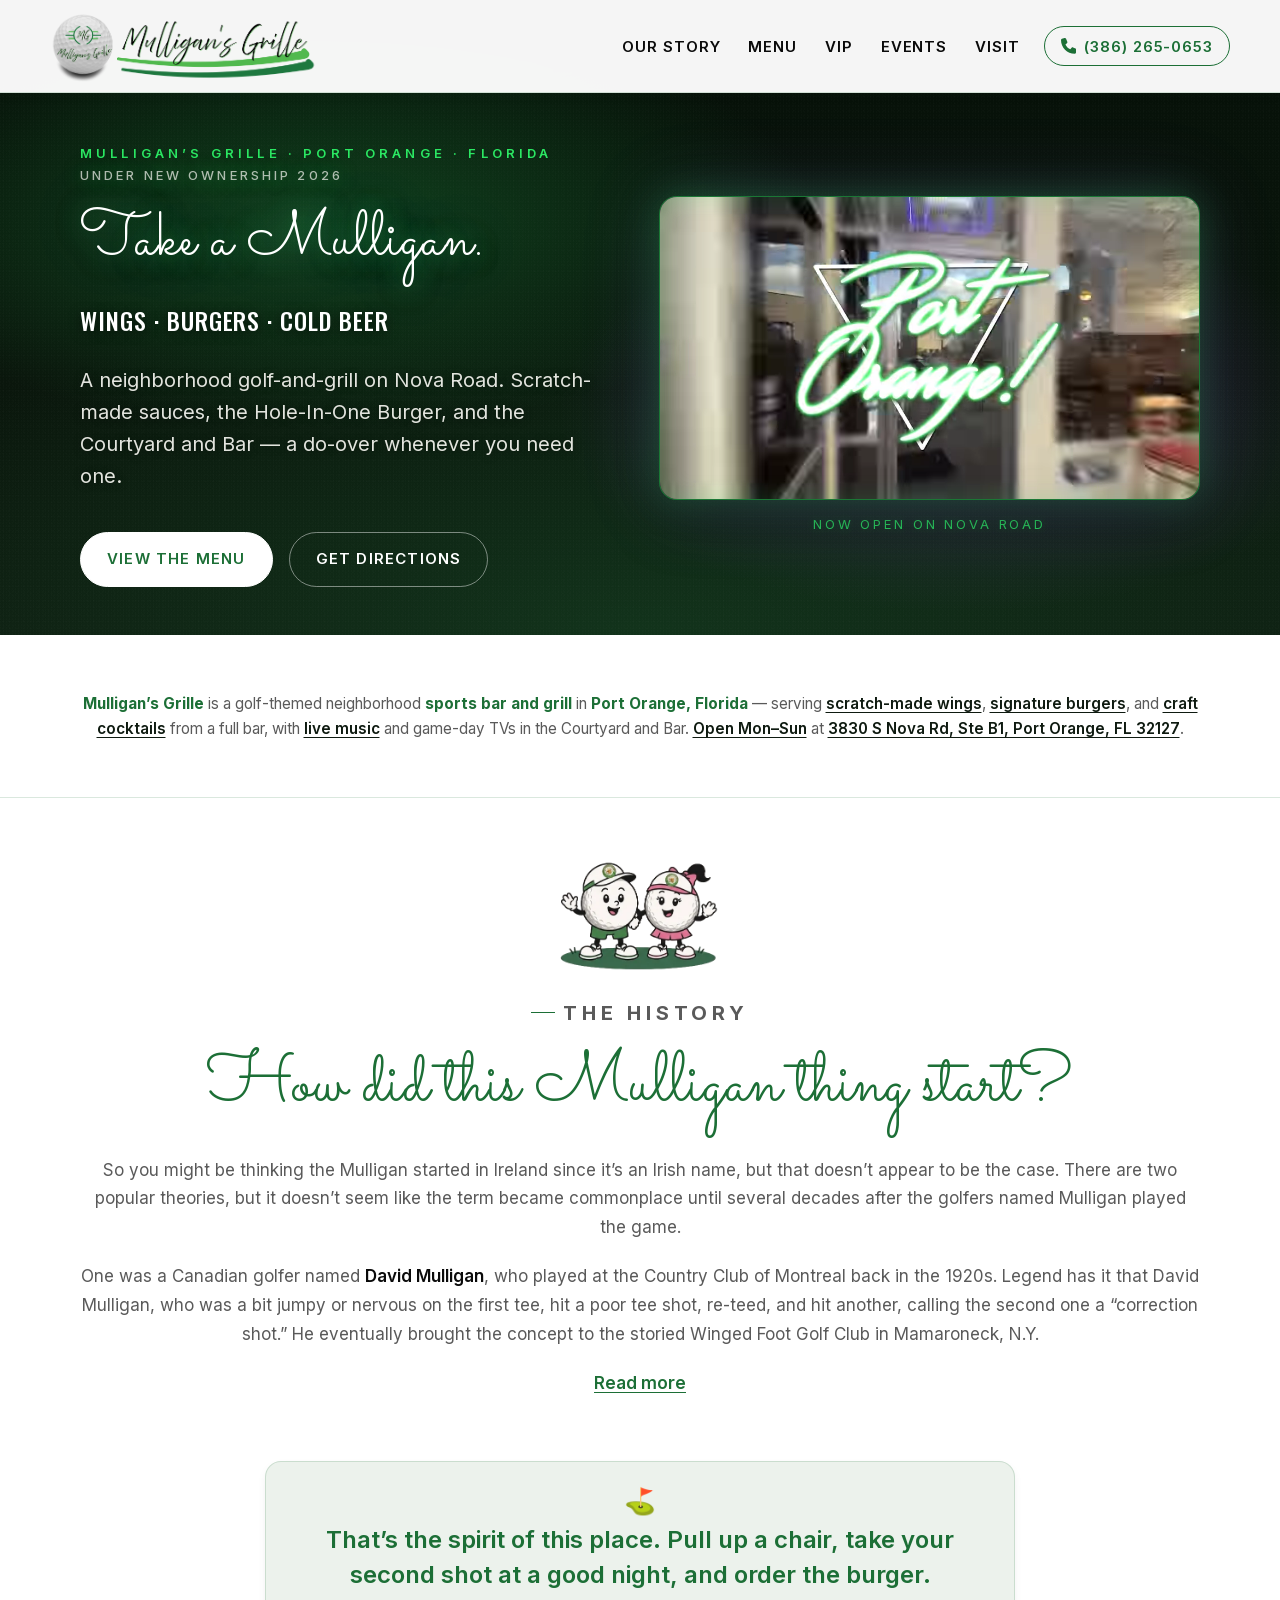
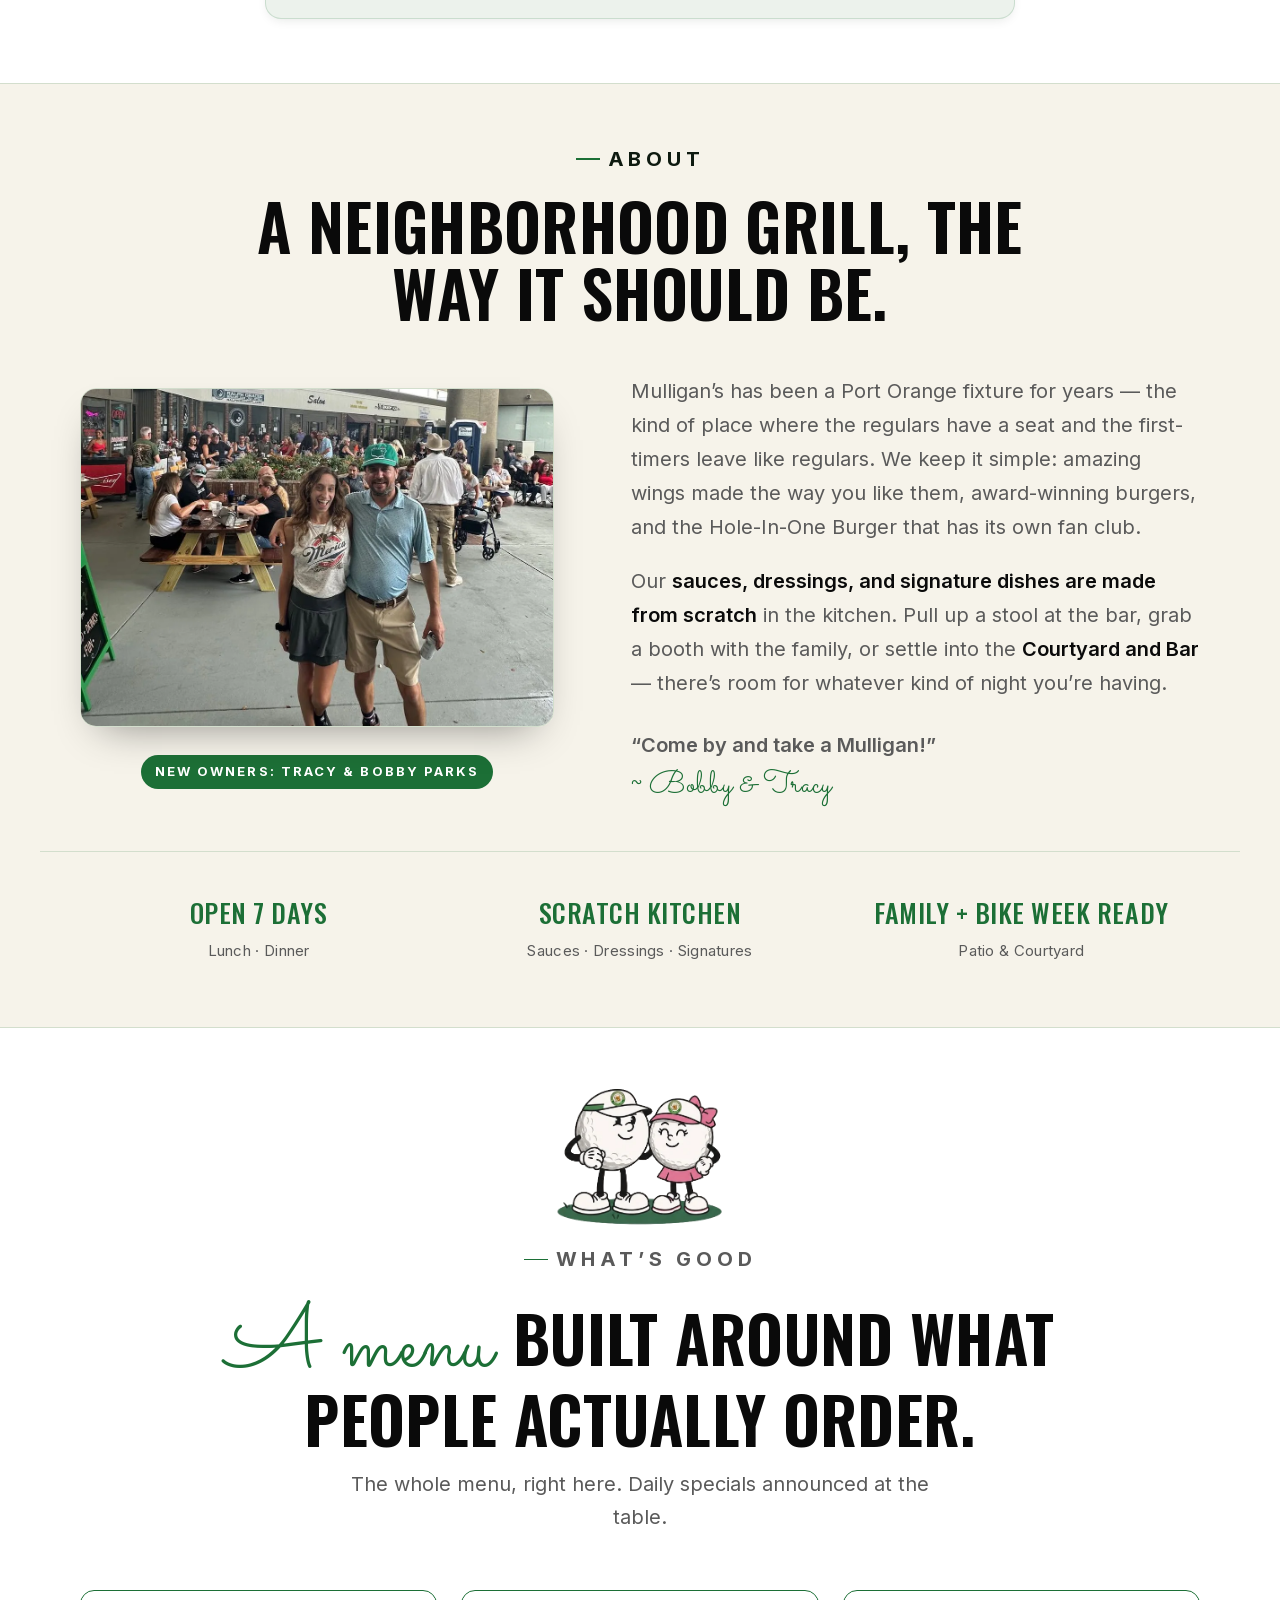
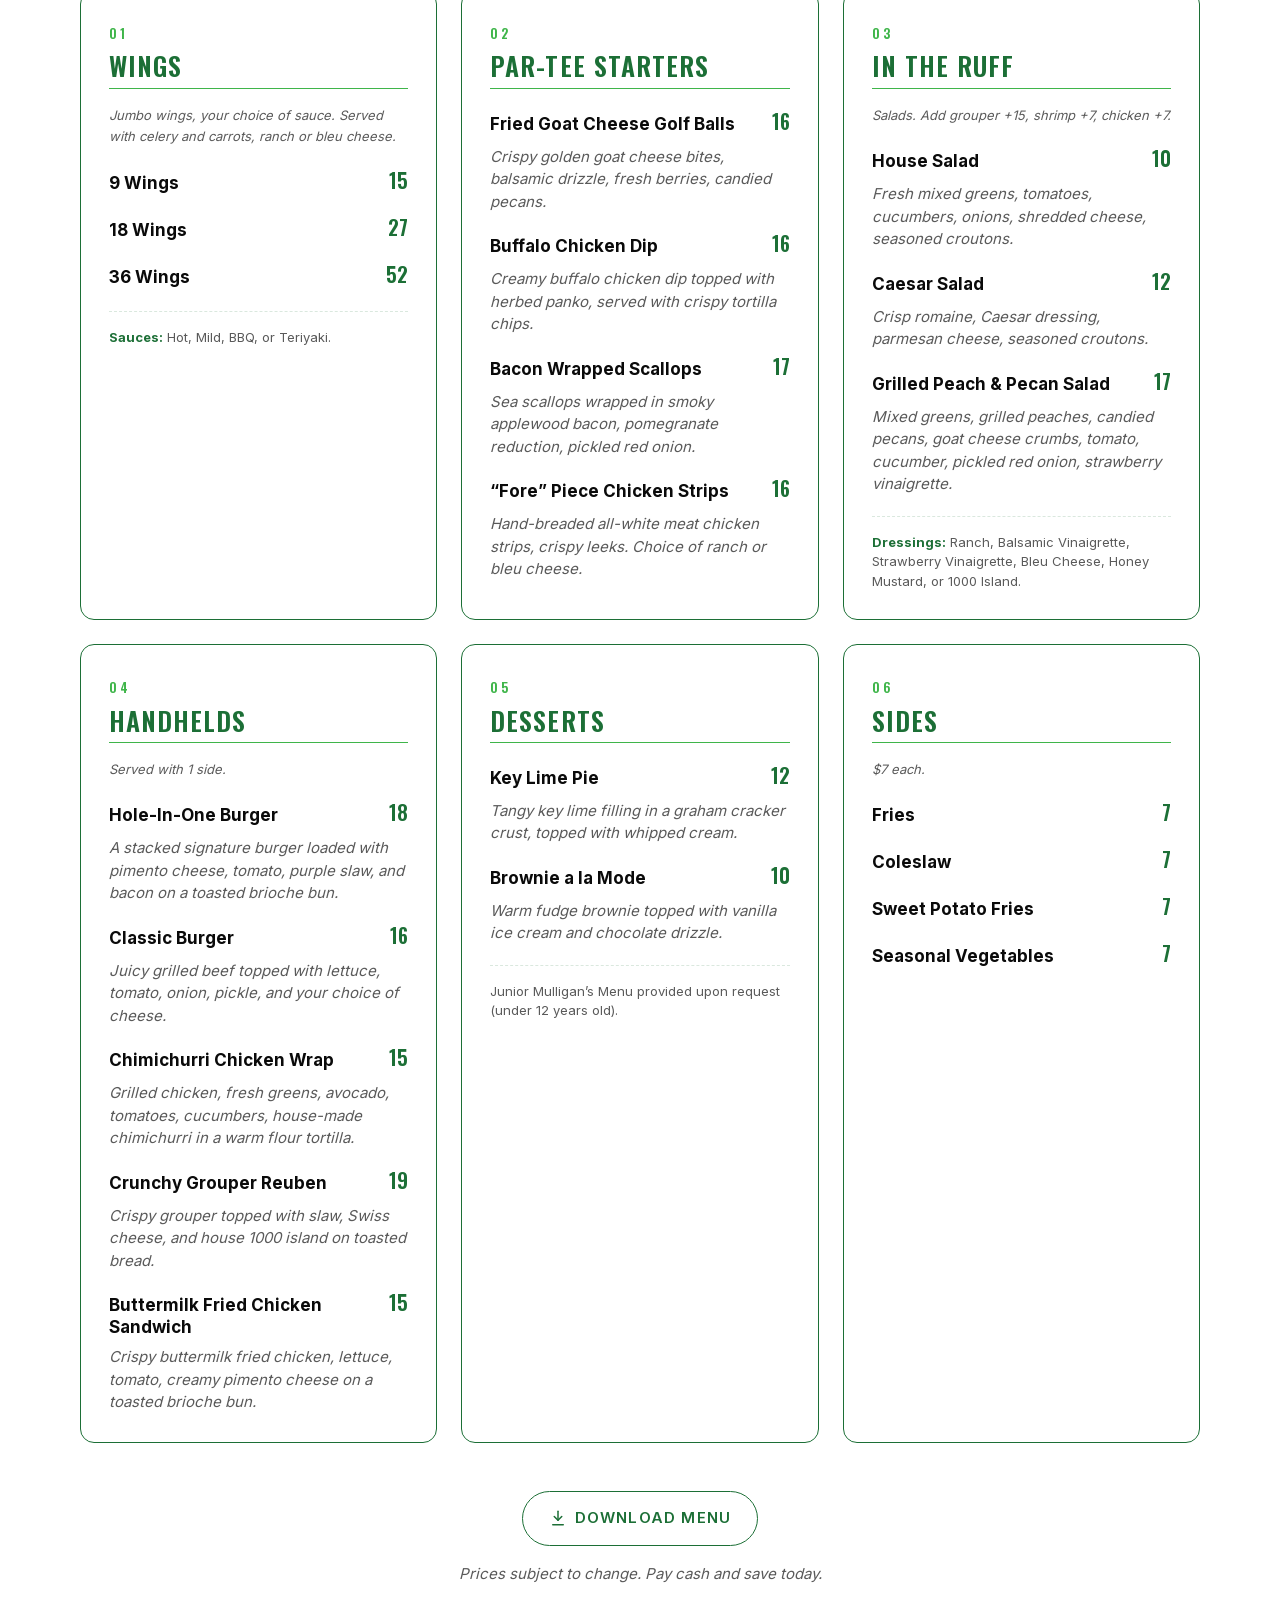
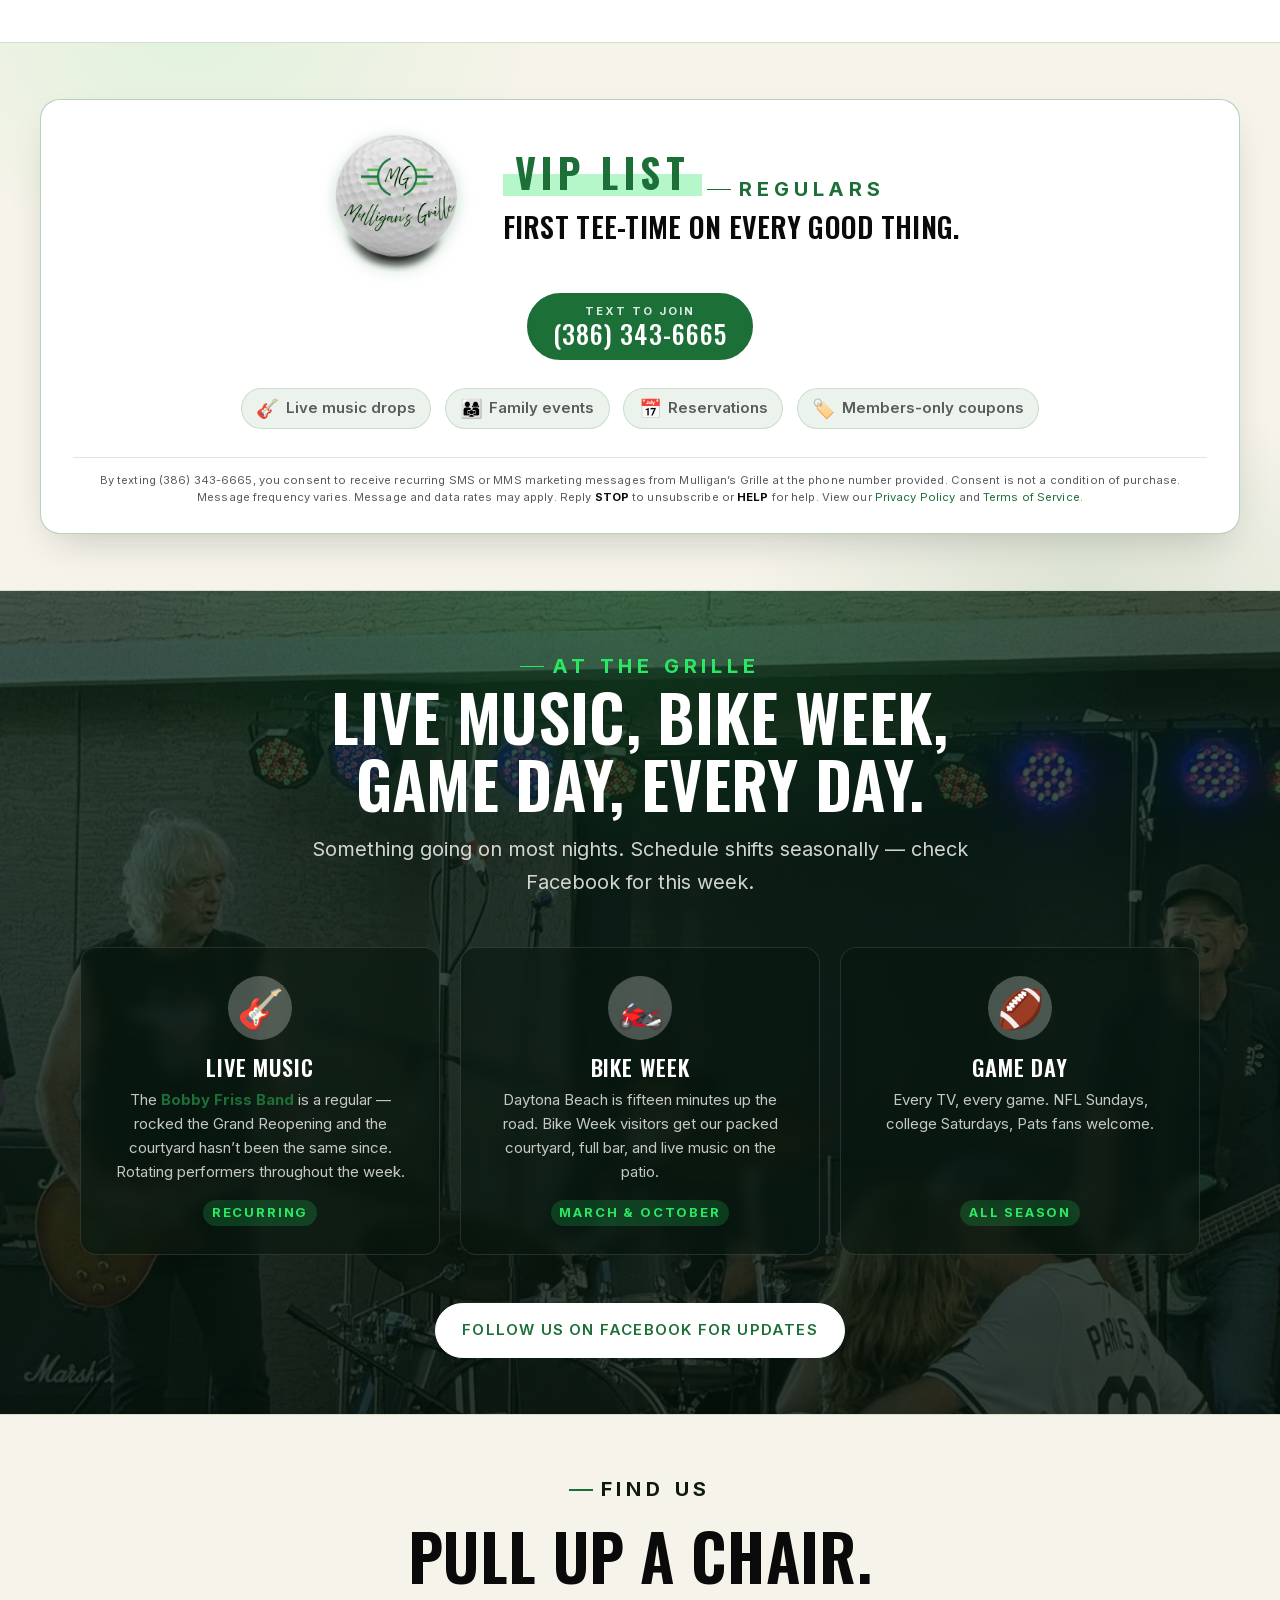
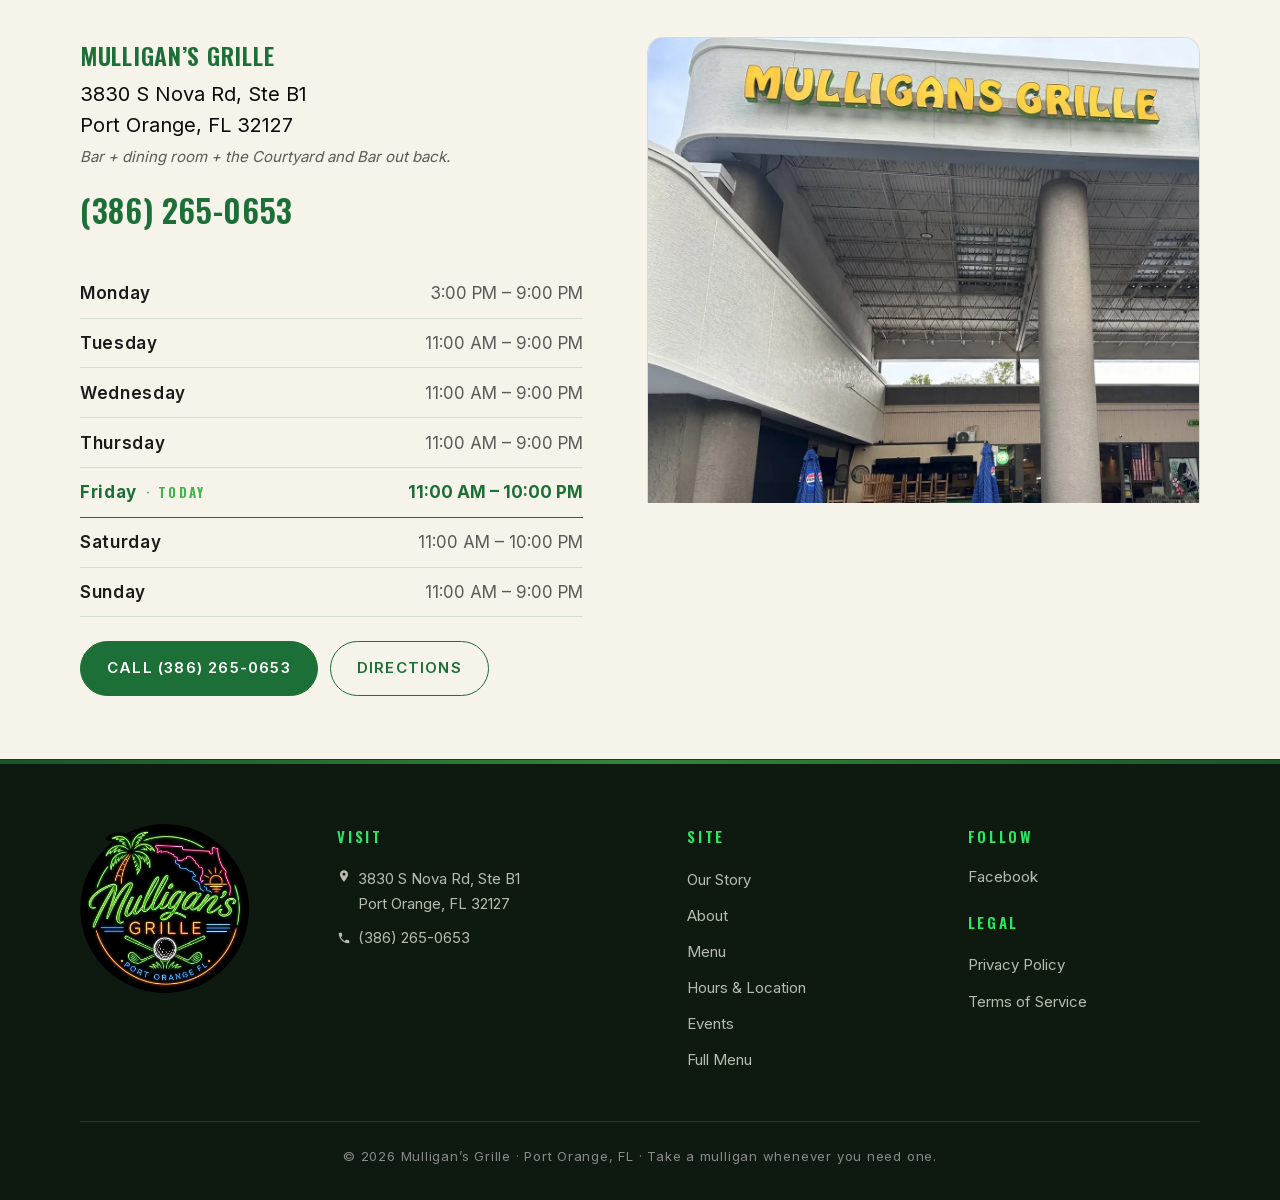
<file: index.html>
<!doctype html>
<html lang="en" dir="ltr">
<head>
<meta charset="UTF-8">
<meta name="viewport" content="width=device-width, initial-scale=1.0">
<meta name="theme-color" content="#1C6F36">

<!-- Dev cache killswitch: unregister any prior service worker + purge caches
     on localhost so iterations always hit disk. Runs before stylesheet loads.
     If anything was actually purged, reloads once to bypass stale cached CSS/JS. -->
<script>
  (function () {
    var h = location.hostname;
    if (h !== 'localhost' && h !== '127.0.0.1' && !h.endsWith('.local')) return;
    if (sessionStorage.getItem('mg_cache_purged') === '1') return;
    var hasSW = 'serviceWorker' in navigator;
    var hasCaches = window.caches && caches.keys;
    if (!hasSW && !hasCaches) {
      sessionStorage.setItem('mg_cache_purged', '1');
      return;
    }
    Promise.all([
      hasSW
        ? navigator.serviceWorker.getRegistrations().then(function (rs) {
            return Promise.all(rs.map(function (r) { return r.unregister(); }))
              .then(function () { return rs.length; });
          })
        : Promise.resolve(0),
      hasCaches
        ? caches.keys().then(function (keys) {
            return Promise.all(keys.map(function (k) { return caches.delete(k); }))
              .then(function () { return keys.length; });
          })
        : Promise.resolve(0)
    ]).then(function (counts) {
      sessionStorage.setItem('mg_cache_purged', '1');
      if (counts[0] + counts[1] > 0) location.reload();
    }).catch(function () {
      sessionStorage.setItem('mg_cache_purged', '1');
    });
  })();
</script>

<title>Mulligan's Grille — Wings, Burgers & Cold Beer in Port Orange, FL</title>
<meta name="description" content="Mulligan's Grille is Port Orange's golf-and-grill — scratch-made sauces, the Hole-In-One Burger, the Courtyard and Bar, live music. Under new ownership: Tracy & Bobby Parks. 3830 S Nova Rd.">
<meta name="keywords" content="Mulligan's Grille, Port Orange restaurant, sports bar Port Orange, wings Port Orange, burgers Port Orange, Nova Road restaurant, Daytona Beach restaurant, live music Port Orange">
<meta name="robots" content="index, follow">
<link rel="canonical" href="https://mulligans-grille.com/">

<!-- Open Graph -->
<meta property="og:type" content="restaurant.restaurant">
<meta property="og:site_name" content="Mulligan's Grille">
<meta property="og:title" content="Mulligan's Grille — Port Orange, FL">
<meta property="og:description" content="Wings, burgers, cold beer — and a do-over whenever you need one. Port Orange's golf-themed grill, under new ownership.">
<meta property="og:url" content="https://mulligans-grille.com/">
<meta property="og:image" content="https://mulligans-grille.com/assets/images/og-default.jpg">
<meta property="og:image:width" content="1200">
<meta property="og:image:height" content="630">
<meta property="og:locale" content="en_US">

<!-- Twitter Card -->
<meta name="twitter:card" content="summary_large_image">
<meta name="twitter:title" content="Mulligan's Grille — Port Orange, FL">
<meta name="twitter:description" content="Wings, burgers, cold beer — and a do-over whenever you need one. Open 7 days in Port Orange.">
<meta name="twitter:image" content="https://mulligans-grille.com/assets/images/og-default.jpg">

<!-- Favicons + manifest -->
<link rel="icon" type="image/x-icon" href="/favicon.ico">
<link rel="icon" type="image/png" sizes="32x32" href="/assets/images/favicon-32x32.png">
<link rel="icon" type="image/png" sizes="16x16" href="/assets/images/favicon-16x16.png">
<link rel="apple-touch-icon" sizes="180x180" href="/assets/images/apple-touch-icon.png">
<link rel="manifest" href="/manifest.json">

<!-- Self-hosted webfonts. Preload triggers the request before stylesheet
     parsing so fonts arrive ahead of first paint — no swap, no CLS.
     Files are subsetted to Latin (everything we use on this page). -->
<link rel="preload" href="/assets/fonts/inter-latin.woff2" as="font" type="font/woff2" crossorigin>
<link rel="preload" href="/assets/fonts/oswald-latin.woff2" as="font" type="font/woff2" crossorigin>
<link rel="preload" href="/assets/fonts/sacramento-latin.woff2" as="font" type="font/woff2" crossorigin>

<!-- Preload hero poster (paints instantly while the video loads).
     imagesrcset lets the browser pick WebP when supported. -->
<link rel="preload" as="image" href="/assets/images/hero-poster-720.jpg"
      imagesrcset="/assets/images/hero-poster-720.webp"
      imagesizes="100vw"
      type="image/webp"
      fetchpriority="high">

<!-- Critical above-the-fold CSS — inlined to remove the render-blocking
     waterfall. Full stylesheets load asynchronously below. Keep this in
     sync with shared.css :root tokens + Z1 header + hero layout. -->
<style>
@font-face{font-family:'Inter';font-style:normal;font-weight:400 700;font-display:swap;src:url('/assets/fonts/inter-latin.woff2') format('woff2')}
@font-face{font-family:'Oswald';font-style:normal;font-weight:500 700;font-display:swap;src:url('/assets/fonts/oswald-latin.woff2') format('woff2')}
@font-face{font-family:'Sacramento';font-style:normal;font-weight:400;font-display:swap;src:url('/assets/fonts/sacramento-latin.woff2') format('woff2')}
:root{--bg:#ffffff;--bg-elevated:#f6f3ea;--bg-soft:#ecf2ec;--bg-dark:#0e1a10;--bg-darker:#061008;--text:#1a1a1a;--text-on-dark:#f5f5f0;--text-muted:#5a5a5a;--text-muted-on-dark:#b8bcb0;--green:#3FB54A;--green-deep:#1C6F36;--green-neon:#2BE863;--ink:#0a0a0a;--border:rgba(28,111,54,0.16);--font-script:"Sacramento","Brush Script MT",cursive;--font-display:"Oswald",Impact,"Arial Narrow Bold",sans-serif;--font-body:"Inter",system-ui,-apple-system,"Segoe UI",sans-serif;--text-xs:0.8125rem;--text-sm:0.9375rem;--text-base:1.0625rem;--container:1200px;--gutter:clamp(1.25rem,4vw,2.5rem);--ease-out:cubic-bezier(0.16,1,0.3,1);--logo-h:72px;--logo-h-mobile:52px}
*,*::before,*::after{box-sizing:border-box;margin:0;padding:0}
html{scroll-behavior:smooth;-webkit-font-smoothing:antialiased;overflow-x:hidden}
body{font-family:var(--font-body);font-size:var(--text-base);line-height:1.65;color:var(--text);background:var(--bg);overflow-x:hidden}
img{max-width:100%;height:auto;display:block}
picture{display:contents}
picture>source{display:none}
#header-sentinel{position:absolute;top:60px;left:0;width:1px;height:1px;pointer-events:none}
a{color:var(--green-deep);text-decoration:none}
button{font:inherit;cursor:pointer}
.z1-header{position:fixed;inset:0 0 auto 0;z-index:100;background:rgba(255,255,255,0.96);backdrop-filter:blur(12px);-webkit-backdrop-filter:blur(12px);border-bottom:1px solid var(--border);transition:transform 0.45s var(--ease-out)}
.z1-header.is-hidden{transform:translateY(-100%)}
.z1-header.is-nav-open.is-hidden{transform:none}
.z1-inner{display:flex;align-items:center;gap:1.5rem;max-width:var(--container);margin-inline:auto;padding:10px}
.z1-logo{display:inline-flex;align-items:center;line-height:1;margin-right:auto}
.z1-logo img{height:var(--logo-h);width:auto}
.z1-nav{display:flex}
.z1-nav ul{display:flex;align-items:center;gap:1.75rem;list-style:none}
.z1-nav a{font-family:var(--font-body);font-size:var(--text-sm);font-weight:600;letter-spacing:0.06em;text-transform:uppercase;color:var(--ink)}
.z1-actions{display:flex;align-items:center;gap:0.75rem}
.z1-phone-cta{display:inline-flex;align-items:center;gap:0.5rem;padding:0.5rem 1rem;font-family:var(--font-body);font-size:var(--text-sm);font-weight:600;letter-spacing:0.06em;text-transform:uppercase;border:1.5px solid var(--green-deep);color:var(--green-deep);border-radius:999px;background:transparent;min-height:40px;line-height:1}
.z1-phone-icon{display:inline-flex;line-height:1}
.z1-phone-icon svg{width:1.05em;height:1.05em;display:block;fill:currentColor}
.z1-mobile-toggle{display:none}
.z1-mobile-toggle .z1-x{display:none;width:26px;height:26px;background:transparent}
.z1-mobile-toggle .z1-x svg{width:100%;height:100%;display:block;fill:var(--ink)}
.z1-header.is-nav-open .z1-mobile-toggle span{display:none}
.z1-header.is-nav-open .z1-mobile-toggle{position:relative;z-index:101;width:44px;height:44px;padding:0;flex-direction:row;align-items:center;justify-content:center;border-radius:50%;background:var(--green-deep)}
.z1-header.is-nav-open .z1-mobile-toggle .z1-x{display:block;width:22px;height:22px}
.z1-header.is-nav-open .z1-mobile-toggle .z1-x svg{fill:#fff}
@media (max-width:1024px){.z1-mobile-toggle{display:flex;flex-direction:column;gap:5px;background:transparent;border:none;padding:8px}.z1-mobile-toggle span{display:block;width:26px;height:2px;background:var(--ink);border-radius:999px}.z1-logo img{height:var(--logo-h-mobile)}}
@media (max-width:720px){.z1-phone-cta{padding:0.5rem;width:40px;height:40px;justify-content:center;border-radius:50%}.z1-phone-icon svg{width:1.15rem;height:1.15rem}.z1-phone-text{position:absolute;width:1px;height:1px;padding:0;margin:-1px;overflow:hidden;clip:rect(0,0,0,0);white-space:nowrap;border:0}}
.hero{position:relative;padding-block:9rem 3rem;display:flex;align-items:center;background:var(--bg-darker);overflow:hidden;isolation:isolate;min-height:60vh}
.hero-bg{position:absolute;inset:0;z-index:0;background:linear-gradient(180deg,var(--bg-darker) 0%,#0a160c 60%,var(--bg-dark) 100%);pointer-events:none}
.hero-inner{position:relative;max-width:var(--container);margin-inline:auto;padding-inline:var(--gutter);z-index:1;width:100%;display:grid;grid-template-columns:minmax(0,1fr) minmax(0,1.05fr);gap:clamp(2rem,5vw,4rem);align-items:center}
.hero-video{position:relative;margin:0;display:flex;flex-direction:column;gap:0.875rem;opacity:0;animation:heroFadeUp 1s var(--ease-out) 0.2s forwards}
.hero-video-frame{position:relative;aspect-ratio:16/9;width:100%;border-radius:18px;overflow:hidden;background:var(--bg-dark)}
.hero-video-frame video{width:100%;height:100%;display:block;object-fit:cover;background:var(--bg-dark)}
@keyframes heroFadeUp{from{opacity:0;transform:translateY(20px)}to{opacity:1;transform:translateY(0)}}
@media (prefers-reduced-motion:reduce){.hero-video{opacity:1;animation:none}}
@media (max-width:900px){.hero-inner{grid-template-columns:1fr;gap:2.5rem}.hero-video{order:2}.hero-copy{order:1}}
.reveal{opacity:0;transform:translateY(12px);transition:opacity 0.6s var(--ease-out),transform 0.6s var(--ease-out)}
.reveal.is-visible{opacity:1;transform:translateY(0)}
@media (prefers-reduced-motion:reduce){.reveal{opacity:1;transform:none}}
</style>

<!-- Stylesheets — preload + onload swap removes them from the critical path -->
<link rel="preload" as="style" href="/assets/css/shared.css" onload="this.onload=null;this.rel='stylesheet'">
<link rel="preload" as="style" href="/assets/css/page-home.css" onload="this.onload=null;this.rel='stylesheet'">
<noscript>
  <link rel="stylesheet" href="/assets/css/shared.css">
  <link rel="stylesheet" href="/assets/css/page-home.css">
</noscript>

<!-- JSON-LD: Closed Semantic Circuit (SchemaBrains pattern)
     WebSite → WebPage → Restaurant ↔ DefinedTermSet ↔ DefinedTerms ↔ Services
     FAQPage → WebPage. Every entity linked by @id; every DefinedTerm carries
     up to 4 sameAs links (Wikipedia, Wikidata, DBpedia, Product Ontology). -->
<script type="application/ld+json">
{
  "@context": "https://schema.org",
  "@graph": [
    {
      "@type": "WebSite",
      "@id": "https://mulligans-grille.com/#website",
      "url": "https://mulligans-grille.com/",
      "name": "Mulligan's Grille",
      "description": "Port Orange's golf-themed neighborhood sports bar and grill — wings, burgers, cold beer, live music.",
      "inLanguage": "en-US",
      "publisher": { "@id": "https://mulligans-grille.com/#restaurant" },
      "potentialAction": {
        "@type": "SearchAction",
        "target": "https://mulligans-grille.com/?s={search_term_string}",
        "query-input": "required name=search_term_string"
      }
    },
    {
      "@type": "WebPage",
      "@id": "https://mulligans-grille.com/#webpage",
      "url": "https://mulligans-grille.com/",
      "name": "Mulligan's Grille — Wings, Burgers & Cold Beer in Port Orange, FL",
      "isPartOf": { "@id": "https://mulligans-grille.com/#website" },
      "about": { "@id": "https://mulligans-grille.com/#restaurant" },
      "mainEntity": { "@id": "https://mulligans-grille.com/#restaurant" },
      "primaryImageOfPage": { "@id": "https://mulligans-grille.com/#primaryimage" },
      "inLanguage": "en-US",
      "speakable": {
        "@type": "SpeakableSpecification",
        "cssSelector": ["h1", ".hero-tagline", ".z3-declare-lede"]
      }
    },
    {
      "@type": "ImageObject",
      "@id": "https://mulligans-grille.com/#primaryimage",
      "url": "https://mulligans-grille.com/assets/images/og-default.jpg",
      "contentUrl": "https://mulligans-grille.com/assets/images/og-default.jpg",
      "width": 1200,
      "height": 630,
      "caption": "Mulligan's Grille — Port Orange, FL"
    },
    {
      "@type": ["Restaurant", "LocalBusiness", "Organization"],
      "@id": "https://mulligans-grille.com/#restaurant",
      "name": "Mulligan's Grille",
      "alternateName": "Mulligan's",
      "description": "Port Orange's golf-themed neighborhood sports bar and grill. Scratch-made wings, signature burgers, full bar, live music in the Courtyard and Bar. Under new ownership: Tracy & Bobby Parks.",
      "image": { "@id": "https://mulligans-grille.com/#primaryimage" },
      "logo": "https://mulligans-grille.com/assets/images/logo-wordmark.png",
      "url": "https://mulligans-grille.com/",
      "telephone": "+1-386-265-0653",
      "priceRange": "$$",
      "currenciesAccepted": "USD",
      "paymentAccepted": "Cash, Credit Card, Debit Card",
      "servesCuisine": ["American", "Bar Food", "Sports Bar", "Burgers", "Wings"],
      "smokingAllowed": false,
      "acceptsReservations": "False",
      "address": {
        "@type": "PostalAddress",
        "streetAddress": "3830 S Nova Rd, Ste B1",
        "addressLocality": "Port Orange",
        "addressRegion": "FL",
        "postalCode": "32127",
        "addressCountry": "US"
      },
      "geo": {
        "@type": "GeoCoordinates",
        "latitude": 29.1383,
        "longitude": -81.0042
      },
      "areaServed": [
        { "@type": "City", "name": "Port Orange", "sameAs": "https://en.wikipedia.org/wiki/Port_Orange,_Florida" },
        { "@type": "City", "name": "Daytona Beach", "sameAs": "https://en.wikipedia.org/wiki/Daytona_Beach,_Florida" },
        { "@type": "City", "name": "South Daytona", "sameAs": "https://en.wikipedia.org/wiki/South_Daytona,_Florida" },
        { "@type": "AdministrativeArea", "name": "Volusia County", "sameAs": "https://en.wikipedia.org/wiki/Volusia_County,_Florida" }
      ],
      "containedInPlace": {
        "@type": "AdministrativeArea",
        "name": "Volusia County, Florida",
        "sameAs": "https://en.wikipedia.org/wiki/Volusia_County,_Florida"
      },
      "openingHoursSpecification": [
        { "@type": "OpeningHoursSpecification", "dayOfWeek": ["Monday"], "opens": "15:00", "closes": "21:00" },
        { "@type": "OpeningHoursSpecification", "dayOfWeek": ["Tuesday", "Wednesday", "Thursday", "Sunday"], "opens": "11:00", "closes": "21:00" },
        { "@type": "OpeningHoursSpecification", "dayOfWeek": ["Friday", "Saturday"], "opens": "11:00", "closes": "22:00" }
      ],
      "sameAs": [
        "https://www.facebook.com/profile.php?id=61588425839792"
      ],
      "founder": [
        { "@type": "Person", "name": "Tracy Parks" },
        { "@type": "Person", "name": "Bobby Parks" }
      ],
      "hasMenu": { "@id": "https://mulligans-grille.com/#menu" },
      "knowsAbout": { "@id": "https://mulligans-grille.com/#glossary" },
      "makesOffer": [
        { "@id": "https://mulligans-grille.com/#service-dinein" },
        { "@id": "https://mulligans-grille.com/#service-takeout" },
        { "@id": "https://mulligans-grille.com/#service-bar" },
        { "@id": "https://mulligans-grille.com/#service-livemusic" }
      ]
    },
    {
      "@type": "Menu",
      "@id": "https://mulligans-grille.com/#menu",
      "name": "Mulligan's Grille Menu",
      "inLanguage": "en-US",
      "provider": { "@id": "https://mulligans-grille.com/#restaurant" },
      "hasMenuSection": [
        {
          "@type": "MenuSection",
          "name": "Wings",
          "hasMenuItem": [
            { "@type": "MenuItem", "name": "9 Wings" },
            { "@type": "MenuItem", "name": "18 Wings" }
          ]
        },
        {
          "@type": "MenuSection",
          "name": "Par-Tee Starters",
          "hasMenuItem": [
            { "@type": "MenuItem", "name": "Fried Goat Cheese Golf Balls" },
            { "@type": "MenuItem", "name": "Bacon Wrapped Scallops" }
          ]
        },
        {
          "@type": "MenuSection",
          "name": "In The Ruff",
          "hasMenuItem": [
            { "@type": "MenuItem", "name": "House Salad" },
            { "@type": "MenuItem", "name": "Grilled Peach & Pecan Salad" }
          ]
        },
        {
          "@type": "MenuSection",
          "name": "Handhelds",
          "hasMenuItem": [
            { "@type": "MenuItem", "name": "Hole-In-One Burger" },
            { "@type": "MenuItem", "name": "Buttermilk Fried Chicken Sandwich" }
          ]
        },
        {
          "@type": "MenuSection",
          "name": "Desserts",
          "hasMenuItem": [
            { "@type": "MenuItem", "name": "Key Lime Pie" },
            { "@type": "MenuItem", "name": "Brownie a la Mode" }
          ]
        },
        {
          "@type": "MenuSection",
          "name": "Sides",
          "hasMenuItem": [
            { "@type": "MenuItem", "name": "Fries" },
            { "@type": "MenuItem", "name": "Sweet Potato Fries" }
          ]
        }
      ]
    },
    {
      "@type": "DefinedTermSet",
      "@id": "https://mulligans-grille.com/#glossary",
      "name": "Mulligan's Grille Topical Glossary",
      "description": "Core concepts and entities for Mulligan's Grille — sports bar, golf heritage, American grill cuisine.",
      "hasDefinedTerm": [
        { "@id": "https://mulligans-grille.com/#term-mulligan" },
        { "@id": "https://mulligans-grille.com/#term-sportsbar" },
        { "@id": "https://mulligans-grille.com/#term-grill" },
        { "@id": "https://mulligans-grille.com/#term-burger" },
        { "@id": "https://mulligans-grille.com/#term-wings" },
        { "@id": "https://mulligans-grille.com/#term-livemusic" },
        { "@id": "https://mulligans-grille.com/#term-portorange" },
        { "@id": "https://mulligans-grille.com/#term-daytona" }
      ]
    },
    {
      "@type": "DefinedTerm",
      "@id": "https://mulligans-grille.com/#term-mulligan",
      "name": "Mulligan (golf)",
      "description": "A golf do-over — a second chance on a missed shot, taken informally without penalty. The brand inspiration for Mulligan's Grille.",
      "inDefinedTermSet": { "@id": "https://mulligans-grille.com/#glossary" },
      "sameAs": [
        "https://en.wikipedia.org/wiki/Mulligan_(games)",
        "https://www.wikidata.org/wiki/Q1956538",
        "https://dbpedia.org/page/Mulligan_(games)",
        "http://www.productontology.org/doc/Mulligan_(games)"
      ]
    },
    {
      "@type": "DefinedTerm",
      "@id": "https://mulligans-grille.com/#term-sportsbar",
      "name": "Sports bar",
      "description": "A bar that televises sporting events and serves food and drink — Mulligan's runs every TV for game day.",
      "inDefinedTermSet": { "@id": "https://mulligans-grille.com/#glossary" },
      "sameAs": [
        "https://en.wikipedia.org/wiki/Sports_bar",
        "https://www.wikidata.org/wiki/Q2415570",
        "https://dbpedia.org/page/Sports_bar",
        "http://www.productontology.org/doc/Sports_bar"
      ]
    },
    {
      "@type": "DefinedTerm",
      "@id": "https://mulligans-grille.com/#term-grill",
      "name": "Bar and grill",
      "description": "A casual American restaurant format combining a full bar with a grill-forward kitchen.",
      "inDefinedTermSet": { "@id": "https://mulligans-grille.com/#glossary" },
      "sameAs": [
        "https://en.wikipedia.org/wiki/Bar_and_grill",
        "https://www.wikidata.org/wiki/Q4860849",
        "https://dbpedia.org/page/Bar_and_grill",
        "http://www.productontology.org/doc/Bar_and_grill"
      ]
    },
    {
      "@type": "DefinedTerm",
      "@id": "https://mulligans-grille.com/#term-burger",
      "name": "Hamburger",
      "description": "A grilled or fried ground-beef sandwich on a bun — Mulligan's signature Hole-In-One Burger.",
      "inDefinedTermSet": { "@id": "https://mulligans-grille.com/#glossary" },
      "sameAs": [
        "https://en.wikipedia.org/wiki/Hamburger",
        "https://www.wikidata.org/wiki/Q6663",
        "https://dbpedia.org/page/Hamburger",
        "http://www.productontology.org/doc/Hamburger"
      ]
    },
    {
      "@type": "DefinedTerm",
      "@id": "https://mulligans-grille.com/#term-wings",
      "name": "Buffalo wing",
      "description": "Deep-fried chicken wings tossed in a vinegar-and-cayenne hot sauce, typically served with celery and ranch or bleu cheese.",
      "inDefinedTermSet": { "@id": "https://mulligans-grille.com/#glossary" },
      "sameAs": [
        "https://en.wikipedia.org/wiki/Buffalo_wing",
        "https://www.wikidata.org/wiki/Q872711",
        "https://dbpedia.org/page/Buffalo_wing",
        "http://www.productontology.org/doc/Buffalo_wing"
      ]
    },
    {
      "@type": "DefinedTerm",
      "@id": "https://mulligans-grille.com/#term-livemusic",
      "name": "Live music",
      "description": "Concerts performed in front of a live audience — the Bobby Friss Band is a regular Mulligan's act.",
      "inDefinedTermSet": { "@id": "https://mulligans-grille.com/#glossary" },
      "sameAs": [
        "https://en.wikipedia.org/wiki/Concert",
        "https://www.wikidata.org/wiki/Q182832",
        "https://dbpedia.org/page/Concert",
        "http://www.productontology.org/doc/Concert"
      ]
    },
    {
      "@type": "DefinedTerm",
      "@id": "https://mulligans-grille.com/#term-portorange",
      "name": "Port Orange, Florida",
      "description": "City in Volusia County, Florida — home to Mulligan's Grille on South Nova Road.",
      "inDefinedTermSet": { "@id": "https://mulligans-grille.com/#glossary" },
      "sameAs": [
        "https://en.wikipedia.org/wiki/Port_Orange,_Florida",
        "https://www.wikidata.org/wiki/Q1029130",
        "https://dbpedia.org/page/Port_Orange,_Florida",
        "http://www.productontology.org/doc/Port_Orange,_Florida"
      ]
    },
    {
      "@type": "DefinedTerm",
      "@id": "https://mulligans-grille.com/#term-daytona",
      "name": "Daytona Beach, Florida",
      "description": "Coastal city fifteen minutes north of Mulligan's — Bike Week, racing, and beach traffic for the grille.",
      "inDefinedTermSet": { "@id": "https://mulligans-grille.com/#glossary" },
      "sameAs": [
        "https://en.wikipedia.org/wiki/Daytona_Beach,_Florida",
        "https://www.wikidata.org/wiki/Q49228",
        "https://dbpedia.org/page/Daytona_Beach,_Florida",
        "http://www.productontology.org/doc/Daytona_Beach,_Florida"
      ]
    },
    {
      "@type": "Service",
      "@id": "https://mulligans-grille.com/#service-dinein",
      "name": "Dine-in service",
      "description": "Full-service dining in the main room, the bar, or the Courtyard and Bar out back.",
      "serviceType": "Restaurant dine-in",
      "provider": { "@id": "https://mulligans-grille.com/#restaurant" },
      "areaServed": { "@type": "City", "name": "Port Orange" },
      "subjectOf": { "@id": "https://mulligans-grille.com/#term-grill" }
    },
    {
      "@type": "Service",
      "@id": "https://mulligans-grille.com/#service-takeout",
      "name": "Takeout",
      "description": "Call ahead to order takeout for pickup at the bar.",
      "serviceType": "Takeout",
      "provider": { "@id": "https://mulligans-grille.com/#restaurant" },
      "areaServed": { "@type": "City", "name": "Port Orange" }
    },
    {
      "@type": "Service",
      "@id": "https://mulligans-grille.com/#service-bar",
      "name": "Full bar",
      "description": "Cocktails, draft and bottled beer, wine, and game-day TVs.",
      "serviceType": "Bar",
      "provider": { "@id": "https://mulligans-grille.com/#restaurant" },
      "subjectOf": { "@id": "https://mulligans-grille.com/#term-sportsbar" }
    },
    {
      "@type": "Service",
      "@id": "https://mulligans-grille.com/#service-livemusic",
      "name": "Live music",
      "description": "Regular live performers in the Courtyard and Bar, including the Bobby Friss Band.",
      "serviceType": "Live entertainment",
      "provider": { "@id": "https://mulligans-grille.com/#restaurant" },
      "subjectOf": { "@id": "https://mulligans-grille.com/#term-livemusic" }
    },
    {
      "@type": "FAQPage",
      "@id": "https://mulligans-grille.com/#faq",
      "mainEntity": [
        {
          "@type": "Question",
          "name": "Where is Mulligan's Grille located?",
          "acceptedAnswer": {
            "@type": "Answer",
            "text": "Mulligan's Grille is at 3830 S Nova Rd, Ste B1, Port Orange, FL 32127 — fifteen minutes south of Daytona Beach."
          }
        },
        {
          "@type": "Question",
          "name": "What are Mulligan's Grille hours?",
          "acceptedAnswer": {
            "@type": "Answer",
            "text": "Monday 3:00 PM to 9:00 PM; Tuesday through Thursday and Sunday 11:00 AM to 9:00 PM; Friday and Saturday 11:00 AM to 10:00 PM."
          }
        },
        {
          "@type": "Question",
          "name": "Does Mulligan's Grille take reservations?",
          "acceptedAnswer": {
            "@type": "Answer",
            "text": "No — we're walk-in only. The Courtyard and Bar is always open, and VIP list members get first heads-up on busy nights."
          }
        },
        {
          "@type": "Question",
          "name": "Does Mulligan's Grille have live music?",
          "acceptedAnswer": {
            "@type": "Answer",
            "text": "Yes — the Bobby Friss Band is a regular and we host rotating performers throughout the week."
          }
        },
        {
          "@type": "Question",
          "name": "Can I order takeout from Mulligan's Grille?",
          "acceptedAnswer": {
            "@type": "Answer",
            "text": "Yes — call (386) 265-0653 to place a takeout order for pickup at the bar."
          }
        }
      ],
      "isPartOf": { "@id": "https://mulligans-grille.com/#webpage" }
    }
  ]
}
</script>
</head>
<body>

<!-- Sentinel observed by IntersectionObserver to set .is-scrolled on the
     header without per-scroll layout reads. Sits at y=60px in the document. -->
<div id="header-sentinel" aria-hidden="true"></div>

<!-- ═══ Z1: Sticky Nav ═══════════════════════════════════════ -->
<header class="z1-header" id="site-header" data-zone="Z1-header">
  <div class="z1-inner">
    <a href="#top" class="z1-logo" aria-label="Mulligan's Grille home">
      <img src="/assets/images/logo-horizontal-ball.png" alt="Mulligan's Grille" width="2385" height="644">
    </a>
    <nav id="primary-nav" class="z1-nav" aria-label="Primary">
      <ul>
        <li><a href="#story">Our Story</a></li>
        <li><a href="#menu">Menu</a></li>
        <li><a href="#vip">VIP</a></li>
        <li><a href="#events">Events</a></li>
        <li><a href="#visit">Visit</a></li>
      </ul>
    </nav>
    <div class="z1-actions">
      <a href="tel:+13862650653" class="z1-phone-cta" aria-label="Call (386) 265-0653">
        <span class="z1-phone-icon" aria-hidden="true"><svg viewBox="0 0 512 512" xmlns="http://www.w3.org/2000/svg"><path d="M164.9 24.6c-7.7-18.6-28-28.5-47.4-23.2l-88 24C12.1 30.2 0 46 0 64C0 311.4 200.6 512 448 512c18 0 33.8-12.1 38.6-29.5l24-88c5.3-19.4-4.6-39.7-23.2-47.4l-96-40c-16.3-6.8-35.2-2.1-46.3 11.6L304 368C234.3 334.7 177.3 277.7 144 207.3l49.2-40.2c13.7-11.1 18.4-30 11.6-46.3l-40-96z"/></svg></span>
        <span class="z1-phone-text">(386) 265-0653</span>
      </a>
      <button class="z1-mobile-toggle" aria-expanded="false" aria-controls="primary-nav" aria-label="Open navigation">
        <span></span><span></span><span></span>
        <span class="z1-x" aria-hidden="true"><svg viewBox="0 0 384 512" xmlns="http://www.w3.org/2000/svg"><path d="M342.6 150.6c12.5-12.5 12.5-32.8 0-45.3s-32.8-12.5-45.3 0L192 210.7 86.6 105.4c-12.5-12.5-32.8-12.5-45.3 0s-12.5 32.8 0 45.3L146.7 256 41.4 361.4c-12.5 12.5-12.5 32.8 0 45.3s32.8 12.5 45.3 0L192 301.3 297.4 406.6c12.5 12.5 32.8 12.5 45.3 0s12.5-32.8 0-45.3L237.3 256 342.6 150.6z"/></svg></span>
      </button>
    </div>
  </div>
</header>

<main id="top">

<!-- ═══ Hero ════════════════════════════════════════════════════ -->
<section class="hero" aria-labelledby="hero-heading" data-zone="Z2-hero">
  <div class="hero-bg" aria-hidden="true"></div>
  <div class="hero-inner">
    <div class="hero-copy">
      <p class="hero-eyebrow">
        <span class="hero-eyebrow-line">Mulligan&rsquo;s Grille<span class="hero-eyebrow-sep"> · </span><span class="hero-eyebrow-loc">Port Orange · Florida</span></span>
        <span class="hero-eyebrow-line hero-eyebrow-sub">Under new ownership 2026</span>
      </p>
      <h1 id="hero-heading" class="script">Take a Mulligan.</h1>
      <p class="hero-tagline">Wings · Burgers · Cold Beer</p>
      <p class="hero-sub">A neighborhood golf-and-grill on Nova Road. Scratch-made sauces, the Hole-In-One Burger, and the Courtyard and Bar — a do-over whenever you need one.</p>
      <div class="hero-actions">
        <a href="#menu" class="btn btn-on-dark">View the Menu</a>
        <a href="https://www.google.com/maps/dir/?api=1&destination=3830+S+Nova+Rd+Ste+B1+Port+Orange+FL+32127" target="_blank" rel="noopener" class="btn btn-ghost-on-dark">Get Directions</a>
      </div>
    </div>

    <figure class="hero-video">
      <div class="hero-video-frame">
        <video
          autoplay
          muted
          loop
          playsinline
          preload="metadata"
          poster="/assets/images/hero-poster-720.jpg"
          aria-label="Mulligan's Grille grand reopening video">
          <source src="/assets/video/hero-reopening.webm" type="video/webm">
          <source src="/assets/video/hero-reopening.mp4" type="video/mp4">
        </video>
      </div>
      <figcaption class="hero-video-caption">Now open on Nova Road</figcaption>
    </figure>
  </div>
</section>

<!-- ═══ Z3: BUTTER ZONE — Entity Declaration ═══════════════════ -->
<!-- Plain-language brand + service + location declaration. Zone-theory
     "butter zone" — first crawl checkpoint after the hero. Mirrors the
     Restaurant JSON-LD so on-page text and structured data align. -->
<section class="z3-declare" aria-label="About Mulligan's Grille" data-zone="Z3-butter">
  <div class="z3-declare-inner">
    <p class="z3-declare-lede">
      <strong>Mulligan&rsquo;s Grille</strong> is a golf-themed neighborhood
      <strong>sports bar and grill</strong> in
      <strong>Port Orange, Florida</strong> — serving
      <a href="#menu">scratch-made wings</a>,
      <a href="#menu">signature burgers</a>, and
      <a href="#menu">craft cocktails</a> from a full bar, with
      <a href="#events">live music</a> and game-day TVs in the
      Courtyard and Bar.
      <a href="#visit">Open Mon&ndash;Sun</a> at
      <a href="https://www.google.com/maps/dir/?api=1&destination=3830+S+Nova+Rd+Ste+B1+Port+Orange+FL+32127" target="_blank" rel="noopener">3830 S Nova Rd, Ste B1, Port Orange, FL 32127</a>.
    </p>
  </div>
</section>

<!-- ═══ Story — How Did This Mulligan Thing Start? ═════════════ -->
<section class="story" id="story" aria-labelledby="story-heading" data-zone="Z4-story">
  <div class="story-inner">
    <picture>
      <source srcset="/assets/images/story-golf-couple.webp" type="image/webp">
      <img class="story-mascot" src="/assets/images/story-golf-couple.png" alt="" aria-hidden="true" width="397" height="288" loading="lazy" decoding="async">
    </picture>
    <p class="eyebrow">The History</p>
    <h2 id="story-heading" class="script">How did this Mulligan thing start?</h2>

    <p>So you might be thinking the Mulligan started in Ireland since it&rsquo;s an Irish name, but that doesn&rsquo;t appear to be the case. There are two popular theories, but it doesn&rsquo;t seem like the term became commonplace until several decades after the golfers named Mulligan played the game.</p>

    <p>One was a Canadian golfer named <strong>David Mulligan</strong>, who played at the Country Club of Montreal back in the 1920s. Legend has it that David Mulligan, who was a bit jumpy or nervous on the first tee, hit a poor tee shot, re-teed, and hit another, calling the second one a &ldquo;correction shot.&rdquo; He eventually brought the concept to the storied Winged Foot Golf Club in Mamaroneck, N.Y.</p>

    <button type="button" class="story-toggle" aria-expanded="false" aria-controls="story-buddy">Read more</button>

    <p id="story-buddy" class="story-collapsible">Another theory has this practice named after <strong>John &ldquo;Buddy&rdquo; Mulligan</strong>, who was a locker room attendant at Essex Fells Country Club in New Jersey back in the 1930s. The story goes that after he would finish cleaning the locker room, he would play a round with the assistant pro and a member or two. Because they were able to practice before their round, and he wasn&rsquo;t, he believed he was entitled to an extra shot if he needed it when the round began. He would tell the members about his privilege, and the members started putting the practice in play as well, referring to the do-over as a Mulligan.</p>

    <p class="story-pullquote">That&rsquo;s the spirit of this place. Pull up a chair, take your second shot at a good night, and order the burger.</p>
  </div>
</section>

<!-- ═══ About ══════════════════════════════════════════════════ -->
<section class="about" id="about" aria-labelledby="about-heading" data-zone="Z5-about">
  <div class="about-head reveal">
    <p class="eyebrow">About</p>
    <h2 id="about-heading">A neighborhood grill, the way it should be.</h2>
  </div>
  <div class="about-grid">
    <div class="about-intro">
      <figure class="about-photo reveal">
        <picture>
          <source srcset="/assets/images/owners-tracy-bobby-parks.webp" type="image/webp">
          <img src="/assets/images/owners-tracy-bobby-parks.jpg" alt="Mulligan's Grille owners Tracy and Bobby Parks in the courtyard" width="1052" height="751" loading="lazy" decoding="async">
        </picture>
      </figure>
      <span class="about-new-owners" aria-label="Under new ownership">
        New owners: Tracy &amp; Bobby Parks
      </span>
    </div>
    <div class="about-body reveal">
      <p>Mulligan&rsquo;s has been a Port Orange fixture for years — the kind of place where the regulars have a seat and the first-timers leave like regulars. We keep it simple: amazing wings made the way you like them, award-winning burgers, and the Hole-In-One Burger that has its own fan club.</p>
      <p>Our <strong>sauces, dressings, and signature dishes are made from scratch</strong> in the kitchen. Pull up a stool at the bar, grab a booth with the family, or settle into the <strong>Courtyard and Bar</strong> — there&rsquo;s room for whatever kind of night you&rsquo;re having.</p>
      <p class="about-signoff">&ldquo;Come by and take a Mulligan!&rdquo;<br><span class="script">~ Bobby &amp; Tracy</span></p>
    </div>
  </div>

  <div class="about-stats reveal">
    <div class="about-stat">
      <div class="about-stat-headline">Open 7 days</div>
      <div class="about-stat-sub">Lunch · Dinner</div>
    </div>
    <div class="about-stat">
      <div class="about-stat-headline">Scratch kitchen</div>
      <div class="about-stat-sub">Sauces · Dressings · Signatures</div>
    </div>
    <div class="about-stat">
      <div class="about-stat-headline">Family + Bike Week ready</div>
      <div class="about-stat-sub">Patio &amp; Courtyard</div>
    </div>
  </div>
</section>

<!-- ═══ Menu — real items, real prices ═════════════════════════ -->
<section class="menu" id="menu" aria-labelledby="menu-heading" data-zone="Z6-menu">
  <div class="menu-head reveal">
    <picture>
      <source srcset="/assets/images/menu-golf-couple.webp" type="image/webp">
      <img class="menu-mascot" src="/assets/images/menu-golf-couple.png" alt="" aria-hidden="true" width="403" height="341" loading="lazy" decoding="async">
    </picture>
    <p class="eyebrow">What&rsquo;s good</p>
    <h2 id="menu-heading"><span class="script">A menu</span> built around what people actually order.</h2>
    <p>The whole menu, right here. Daily specials announced at the table.</p>
  </div>

  <div class="menu-grid">

    <!-- 1. Wings -->
    <article class="menu-card reveal">
      <div class="menu-card-eyebrow">01</div>
      <h3>Wings</h3>
      <p class="menu-card-served">Jumbo wings, your choice of sauce. Served with celery and carrots, ranch or bleu cheese.</p>
      <ul class="menu-items">
        <li class="menu-item">
          <span class="menu-item-name">9 Wings</span>
          <span class="menu-item-price">15</span>
        </li>
        <li class="menu-item">
          <span class="menu-item-name">18 Wings</span>
          <span class="menu-item-price">27</span>
        </li>
        <li class="menu-item">
          <span class="menu-item-name">36 Wings</span>
          <span class="menu-item-price">52</span>
        </li>
      </ul>
      <p class="menu-card-note"><strong>Sauces:</strong> Hot, Mild, BBQ, or Teriyaki.</p>
    </article>

    <!-- 2. Par-Tee Starters -->
    <article class="menu-card reveal">
      <div class="menu-card-eyebrow">02</div>
      <h3>Par-Tee Starters</h3>
      <ul class="menu-items">
        <li class="menu-item">
          <span class="menu-item-name">Fried Goat Cheese Golf Balls</span>
          <span class="menu-item-price">16</span>
          <span class="menu-item-desc">Crispy golden goat cheese bites, balsamic drizzle, fresh berries, candied pecans.</span>
        </li>
        <li class="menu-item">
          <span class="menu-item-name">Buffalo Chicken Dip</span>
          <span class="menu-item-price">16</span>
          <span class="menu-item-desc">Creamy buffalo chicken dip topped with herbed panko, served with crispy tortilla chips.</span>
        </li>
        <li class="menu-item">
          <span class="menu-item-name">Bacon Wrapped Scallops</span>
          <span class="menu-item-price">17</span>
          <span class="menu-item-desc">Sea scallops wrapped in smoky applewood bacon, pomegranate reduction, pickled red onion.</span>
        </li>
        <li class="menu-item">
          <span class="menu-item-name">&ldquo;Fore&rdquo; Piece Chicken Strips</span>
          <span class="menu-item-price">16</span>
          <span class="menu-item-desc">Hand-breaded all-white meat chicken strips, crispy leeks. Choice of ranch or bleu cheese.</span>
        </li>
      </ul>
    </article>

    <!-- 3. In The Ruff (Salads) -->
    <article class="menu-card reveal">
      <div class="menu-card-eyebrow">03</div>
      <h3>In The Ruff</h3>
      <p class="menu-card-served">Salads. Add grouper +15, shrimp +7, chicken +7.</p>
      <ul class="menu-items">
        <li class="menu-item">
          <span class="menu-item-name">House Salad</span>
          <span class="menu-item-price">10</span>
          <span class="menu-item-desc">Fresh mixed greens, tomatoes, cucumbers, onions, shredded cheese, seasoned croutons.</span>
        </li>
        <li class="menu-item">
          <span class="menu-item-name">Caesar Salad</span>
          <span class="menu-item-price">12</span>
          <span class="menu-item-desc">Crisp romaine, Caesar dressing, parmesan cheese, seasoned croutons.</span>
        </li>
        <li class="menu-item">
          <span class="menu-item-name">Grilled Peach &amp; Pecan Salad</span>
          <span class="menu-item-price">17</span>
          <span class="menu-item-desc">Mixed greens, grilled peaches, candied pecans, goat cheese crumbs, tomato, cucumber, pickled red onion, strawberry vinaigrette.</span>
        </li>
      </ul>
      <p class="menu-card-note"><strong>Dressings:</strong> Ranch, Balsamic Vinaigrette, Strawberry Vinaigrette, Bleu Cheese, Honey Mustard, or 1000 Island.</p>
    </article>

    <!-- 4. Handhelds -->
    <article class="menu-card reveal">
      <div class="menu-card-eyebrow">04</div>
      <h3>Handhelds</h3>
      <p class="menu-card-served">Served with 1 side.</p>
      <ul class="menu-items">
        <li class="menu-item">
          <span class="menu-item-name">Hole-In-One Burger</span>
          <span class="menu-item-price">18</span>
          <span class="menu-item-desc">A stacked signature burger loaded with pimento cheese, tomato, purple slaw, and bacon on a toasted brioche bun.</span>
        </li>
        <li class="menu-item">
          <span class="menu-item-name">Classic Burger</span>
          <span class="menu-item-price">16</span>
          <span class="menu-item-desc">Juicy grilled beef topped with lettuce, tomato, onion, pickle, and your choice of cheese.</span>
        </li>
        <li class="menu-item">
          <span class="menu-item-name">Chimichurri Chicken Wrap</span>
          <span class="menu-item-price">15</span>
          <span class="menu-item-desc">Grilled chicken, fresh greens, avocado, tomatoes, cucumbers, house-made chimichurri in a warm flour tortilla.</span>
        </li>
        <li class="menu-item">
          <span class="menu-item-name">Crunchy Grouper Reuben</span>
          <span class="menu-item-price">19</span>
          <span class="menu-item-desc">Crispy grouper topped with slaw, Swiss cheese, and house 1000 island on toasted bread.</span>
        </li>
        <li class="menu-item">
          <span class="menu-item-name">Buttermilk Fried Chicken Sandwich</span>
          <span class="menu-item-price">15</span>
          <span class="menu-item-desc">Crispy buttermilk fried chicken, lettuce, tomato, creamy pimento cheese on a toasted brioche bun.</span>
        </li>
      </ul>
    </article>

    <!-- 5. Desserts -->
    <article class="menu-card reveal">
      <div class="menu-card-eyebrow">05</div>
      <h3>Desserts</h3>
      <ul class="menu-items">
        <li class="menu-item">
          <span class="menu-item-name">Key Lime Pie</span>
          <span class="menu-item-price">12</span>
          <span class="menu-item-desc">Tangy key lime filling in a graham cracker crust, topped with whipped cream.</span>
        </li>
        <li class="menu-item">
          <span class="menu-item-name">Brownie a la Mode</span>
          <span class="menu-item-price">10</span>
          <span class="menu-item-desc">Warm fudge brownie topped with vanilla ice cream and chocolate drizzle.</span>
        </li>
      </ul>
      <p class="menu-card-note">Junior Mulligan&rsquo;s Menu provided upon request (under 12 years old).</p>
    </article>

    <!-- 6. Sides -->
    <article class="menu-card reveal">
      <div class="menu-card-eyebrow">06</div>
      <h3>Sides</h3>
      <p class="menu-card-served">$7 each.</p>
      <ul class="menu-items">
        <li class="menu-item">
          <span class="menu-item-name">Fries</span>
          <span class="menu-item-price">7</span>
        </li>
        <li class="menu-item">
          <span class="menu-item-name">Coleslaw</span>
          <span class="menu-item-price">7</span>
        </li>
        <li class="menu-item">
          <span class="menu-item-name">Sweet Potato Fries</span>
          <span class="menu-item-price">7</span>
        </li>
        <li class="menu-item">
          <span class="menu-item-name">Seasonal Vegetables</span>
          <span class="menu-item-price">7</span>
        </li>
      </ul>
    </article>

  </div>

  <div class="menu-cta reveal">
    <a href="/assets/docs/mulligans-menu.pdf" download="Mulligans-Grille-Menu.pdf" class="btn btn-ghost menu-cta-download">
      <svg width="18" height="18" viewBox="0 0 24 24" fill="none" stroke="currentColor" stroke-width="2" stroke-linecap="round" stroke-linejoin="round" aria-hidden="true" focusable="false">
        <path d="M12 3v12"></path>
        <path d="m7 10 5 5 5-5"></path>
        <path d="M5 21h14"></path>
      </svg>
      Download Menu
    </a>
    <span class="menu-cta-note">Prices subject to change. Pay cash and save today.</span>
  </div>
</section>

<!-- ═══ VIP — Regulars / Texting Opt-In ════════════════════════ -->
<section class="vip" id="vip" aria-labelledby="vip-heading" data-zone="Z8-vip">
  <div class="vip-card reveal">
    <div class="vip-head">
      <img class="vip-mark" src="/assets/images/logo-ball.png" alt="" aria-hidden="true" width="800" height="770" loading="lazy" decoding="async">

      <div class="vip-body">
        <p class="vip-badge">VIP LIST</p>
        <p class="eyebrow">Regulars</p>
        <h2 id="vip-heading">First tee-time on every good thing.</h2>
      </div>
    </div>

    <a href="sms:+13863436665" class="vip-number" aria-label="Text (386) 343-6665 to opt in">
      <span class="vip-number-label">Text to join</span>
      <span class="vip-number-digits">(386) 343-6665</span>
    </a>

    <ul class="vip-perks">
      <li><span aria-hidden="true">🎸</span> Live music drops</li>
      <li><span aria-hidden="true">👨‍👩‍👧</span> Family events</li>
      <li><span aria-hidden="true">📅</span> Reservations</li>
      <li><span aria-hidden="true">🏷️</span> Members-only coupons</li>
    </ul>

    <p class="vip-consent">
      By texting (386) 343-6665, you consent to receive recurring SMS or MMS marketing messages from
      Mulligan&rsquo;s Grille at the phone number provided. Consent is not a condition of purchase.
      Message frequency varies. Message and data rates may apply. Reply <strong>STOP</strong> to
      unsubscribe or <strong>HELP</strong> for help.
      View our <a href="/legal/#privacy">Privacy Policy</a> and
      <a href="/legal/#terms">Terms of Service</a>.
    </p>
  </div>
</section>

<!-- ═══ Events ═════════════════════════════════════════════════ -->
<section class="events" id="events" aria-labelledby="events-heading" data-zone="Z8b-events">
  <div class="events-head reveal">
    <p class="eyebrow">At the Grille</p>
    <h2 id="events-heading">Live music, Bike Week, game day, every day.</h2>
    <p>Something going on most nights. Schedule shifts seasonally — check Facebook for this week.</p>
  </div>

  <div class="events-grid">
    <article class="event-card reveal">
      <span class="event-icon" aria-hidden="true">🎸</span>
      <h3>Live Music</h3>
      <p>The <a href="https://www.bobbyfriss.com/" target="_blank" rel="noopener"><strong>Bobby Friss Band</strong></a> is a regular — rocked the Grand Reopening and the courtyard hasn&rsquo;t been the same since. Rotating performers throughout the week.</p>
      <span class="event-tag">Recurring</span>
    </article>

    <article class="event-card reveal">
      <span class="event-icon" aria-hidden="true">🏍️</span>
      <h3>Bike Week</h3>
      <p>Daytona Beach is fifteen minutes up the road. Bike Week visitors get our packed courtyard, full bar, and live music on the patio.</p>
      <span class="event-tag">March &amp; October</span>
    </article>

    <article class="event-card reveal">
      <span class="event-icon" aria-hidden="true">🏈</span>
      <h3>Game Day</h3>
      <p>Every TV, every game. NFL Sundays, college Saturdays, Pats fans welcome.</p>
      <span class="event-tag">All season</span>
    </article>
  </div>

  <div class="events-cta reveal">
    <a href="https://www.facebook.com/profile.php?id=61588425839792" target="_blank" rel="noopener" class="btn btn-on-dark">Follow us on Facebook for updates</a>
  </div>
</section>

<!-- ═══ Hours & Location ═══════════════════════════════════════ -->
<section class="location" id="visit" aria-labelledby="visit-heading" data-zone="Z8c-location">
  <div class="location-head reveal">
    <p class="eyebrow">Find us</p>
    <h2 id="visit-heading">Pull up a chair.</h2>
  </div>

  <div class="location-grid">
    <div class="location-info reveal">
      <address class="location-address">
        <a href="https://maps.app.goo.gl/4bSGbVwUCHahNw47A" target="_blank" rel="noopener" class="location-address-link">
          <strong>Mulligan&rsquo;s Grille</strong>
          3830 S Nova Rd, Ste B1<br>
          Port Orange, FL 32127
        </a>
        <span class="courtyard">Bar + dining room + the Courtyard and Bar out back.</span>
      </address>

      <a href="tel:+13862650653" class="location-phone">(386) 265-0653</a>

      <table class="hours-table" aria-label="Hours of operation">
        <tbody>
          <tr data-day="1"><th scope="row">Monday</th><td>3:00 PM – 9:00 PM</td></tr>
          <tr data-day="2"><th scope="row">Tuesday</th><td>11:00 AM – 9:00 PM</td></tr>
          <tr data-day="3"><th scope="row">Wednesday</th><td>11:00 AM – 9:00 PM</td></tr>
          <tr data-day="4"><th scope="row">Thursday</th><td>11:00 AM – 9:00 PM</td></tr>
          <tr data-day="5"><th scope="row">Friday</th><td>11:00 AM – 10:00 PM</td></tr>
          <tr data-day="6"><th scope="row">Saturday</th><td>11:00 AM – 10:00 PM</td></tr>
          <tr data-day="0"><th scope="row">Sunday</th><td>11:00 AM – 9:00 PM</td></tr>
        </tbody>
      </table>

      <div class="location-actions">
        <a href="tel:+13862650653" class="btn btn-primary">Call (386) 265-0653</a>
        <a href="https://www.google.com/maps/dir/?api=1&destination=3830+S+Nova+Rd+Ste+B1+Port+Orange+FL+32127" target="_blank" rel="noopener" class="btn btn-ghost">Directions</a>
      </div>
    </div>

    <div class="location-visuals reveal">
      <figure class="location-photo">
        <picture>
          <source srcset="/assets/images/mulligans-grille-exterior.webp" type="image/webp">
          <img src="/assets/images/mulligans-grille-exterior.jpg" alt="Exterior of Mulligan's Grille — yellow-and-green storefront sign at 3830 S Nova Rd, Port Orange" width="1200" height="1012" loading="lazy" decoding="async">
        </picture>
      </figure>

      <div class="location-map">
        <iframe
          title="Map to Mulligan's Grille at 3830 S Nova Rd, Port Orange, FL"
          src="https://www.google.com/maps?q=Mulligan%27s+Grille,+3830+S+Nova+Rd,+Port+Orange,+FL+32127&output=embed"
          loading="lazy"
          referrerpolicy="no-referrer-when-downgrade"
          allowfullscreen></iframe>
      </div>
    </div>
  </div>
</section>

</main>

<!-- ═══ Z9: Footer ═════════════════════════════════════════════ -->
<footer class="z9-footer" data-zone="Z9-footer">
  <div class="z9-inner">
    <div class="z9-cols">
      <div class="z9-logo-col">
        <a href="/" class="z9-logo-link" aria-label="Mulligan&rsquo;s Grille — back to top">
          <img src="/assets/images/logo-neon.png" alt="Mulligan&rsquo;s Grille" width="1254" height="1254" loading="lazy" decoding="async">
        </a>
      </div>
      <div>
        <h4>Visit</h4>
        <address>
          <a class="z9-addr-link" href="https://www.google.com/maps/dir/?api=1&destination=3830+S+Nova+Rd+Ste+B1+Port+Orange+FL+32127" target="_blank" rel="noopener">
            <svg viewBox="0 0 24 24" fill="currentColor" aria-hidden="true"><path d="M12 2C8.13 2 5 5.13 5 9c0 5.25 7 13 7 13s7-7.75 7-13c0-3.87-3.13-7-7-7zm0 9.5a2.5 2.5 0 1 1 0-5 2.5 2.5 0 0 1 0 5z"/></svg>
            <span>3830 S Nova Rd, Ste B1<br>Port Orange, FL 32127</span>
          </a><br>
          <a class="z9-tel-link" href="tel:+13862650653">
            <svg viewBox="0 0 24 24" fill="currentColor" aria-hidden="true"><path d="M6.62 10.79c1.44 2.83 3.76 5.14 6.59 6.59l2.2-2.2c.27-.27.67-.36 1.02-.24 1.12.37 2.33.57 3.57.57.55 0 1 .45 1 1V20c0 .55-.45 1-1 1-9.39 0-17-7.61-17-17 0-.55.45-1 1-1h3.5c.55 0 1 .45 1 1 0 1.25.2 2.45.57 3.57.11.35.03.74-.25 1.02l-2.2 2.2z"/></svg>
            <span>(386) 265-0653</span>
          </a>
        </address>
      </div>
      <div>
        <h4>Site</h4>
        <ul>
          <li><a href="#story">Our Story</a></li>
          <li><a href="#about">About</a></li>
          <li><a href="#menu">Menu</a></li>
          <li><a href="#visit">Hours &amp; Location</a></li>
          <li><a href="#events">Events</a></li>
          <li><a href="/#menu">Full Menu</a></li>
        </ul>
      </div>
      <div>
        <h4>Follow</h4>
        <div class="z9-social">
          <a href="https://www.facebook.com/profile.php?id=61588425839792" target="_blank" rel="noopener">Facebook</a>
        </div>
        <h4 style="margin-top:1.25rem">Legal</h4>
        <ul>
          <li><a href="/legal/#privacy">Privacy Policy</a></li>
          <li><a href="/legal/#terms">Terms of Service</a></li>
        </ul>
      </div>
    </div>
    <p class="z9-bottom">&copy; <span class="js-footer-year">2026</span> Mulligan&rsquo;s Grille · Port Orange, FL · Take a mulligan whenever you need one.</p>
  </div>
</footer>

<button type="button" class="scroll-top" aria-label="Back to top" hidden>
  <picture>
    <source srcset="/assets/images/logo-golfball-256.webp" type="image/webp">
    <img src="/assets/images/logo-golfball-256.png" alt="" aria-hidden="true" width="256" height="256" loading="lazy" decoding="async">
  </picture>
</button>

<script src="/assets/js/main.js" defer></script>
</body>
</html>
</file>
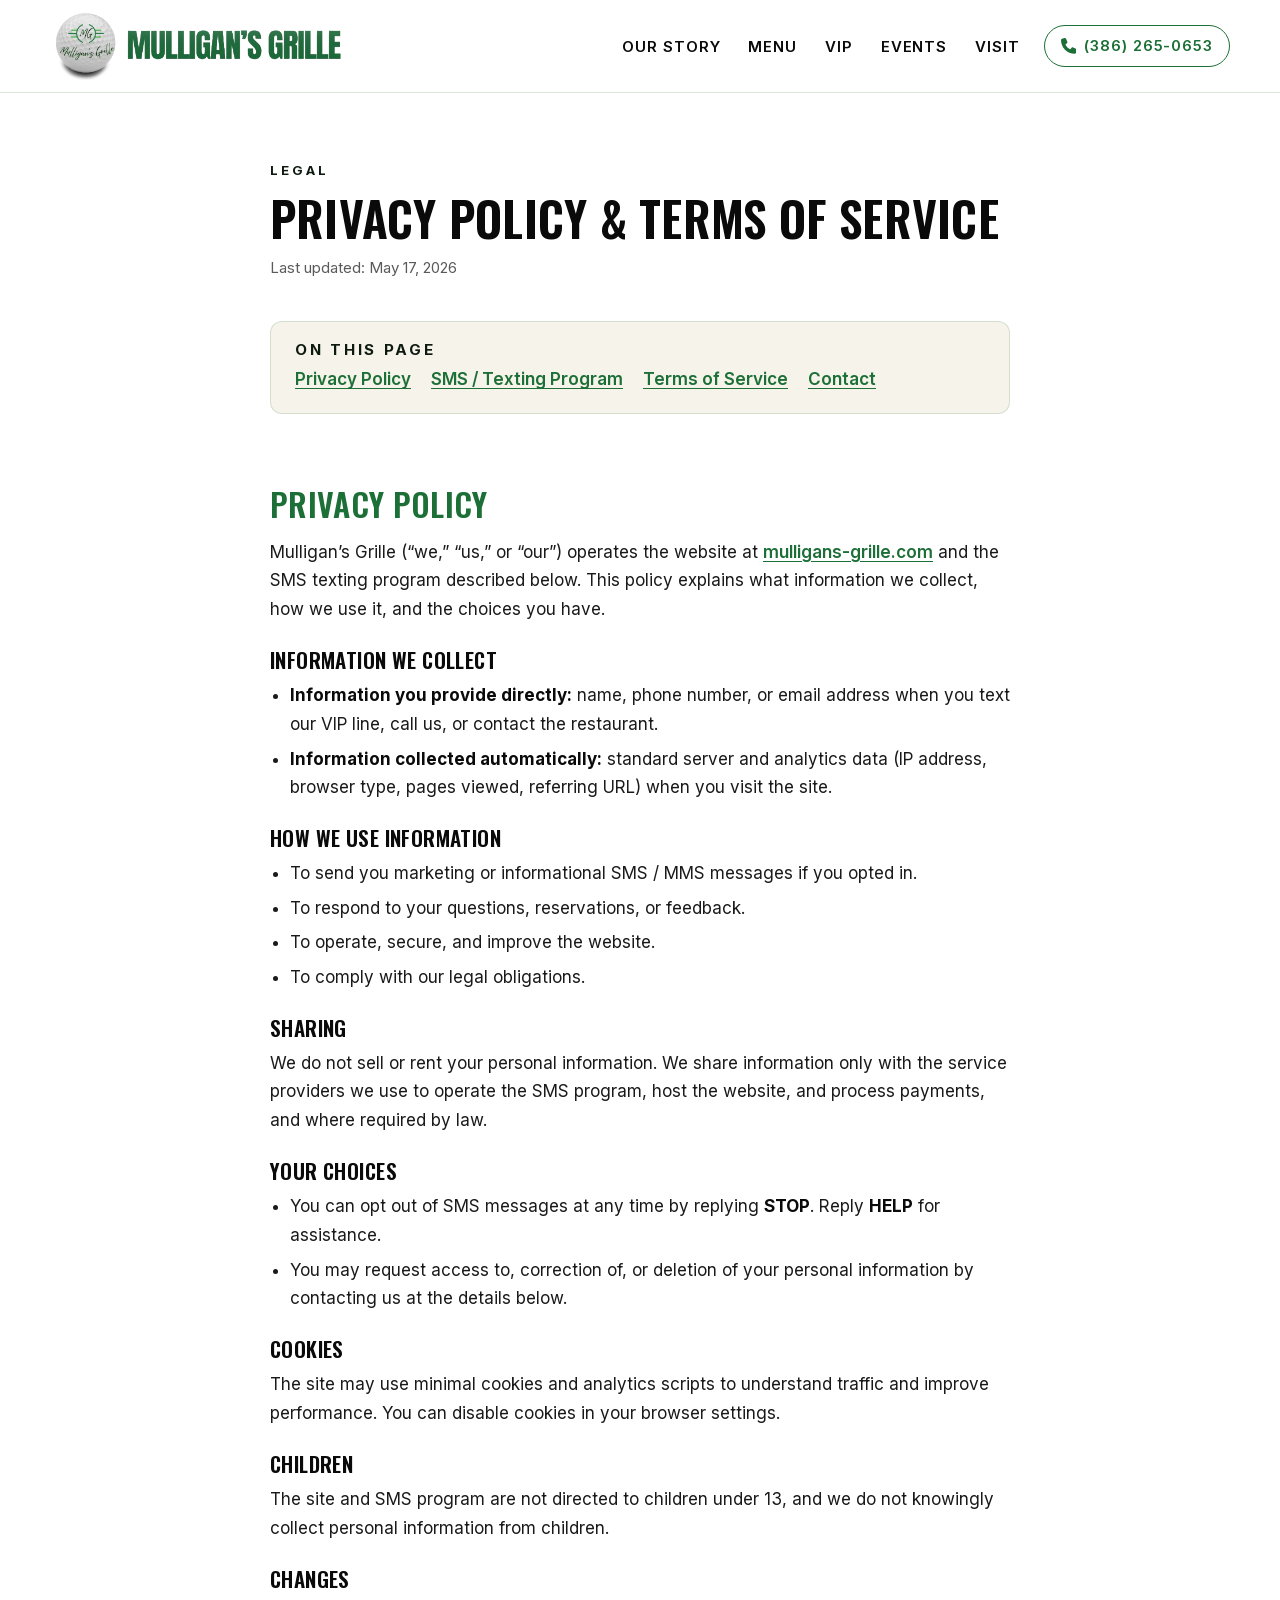
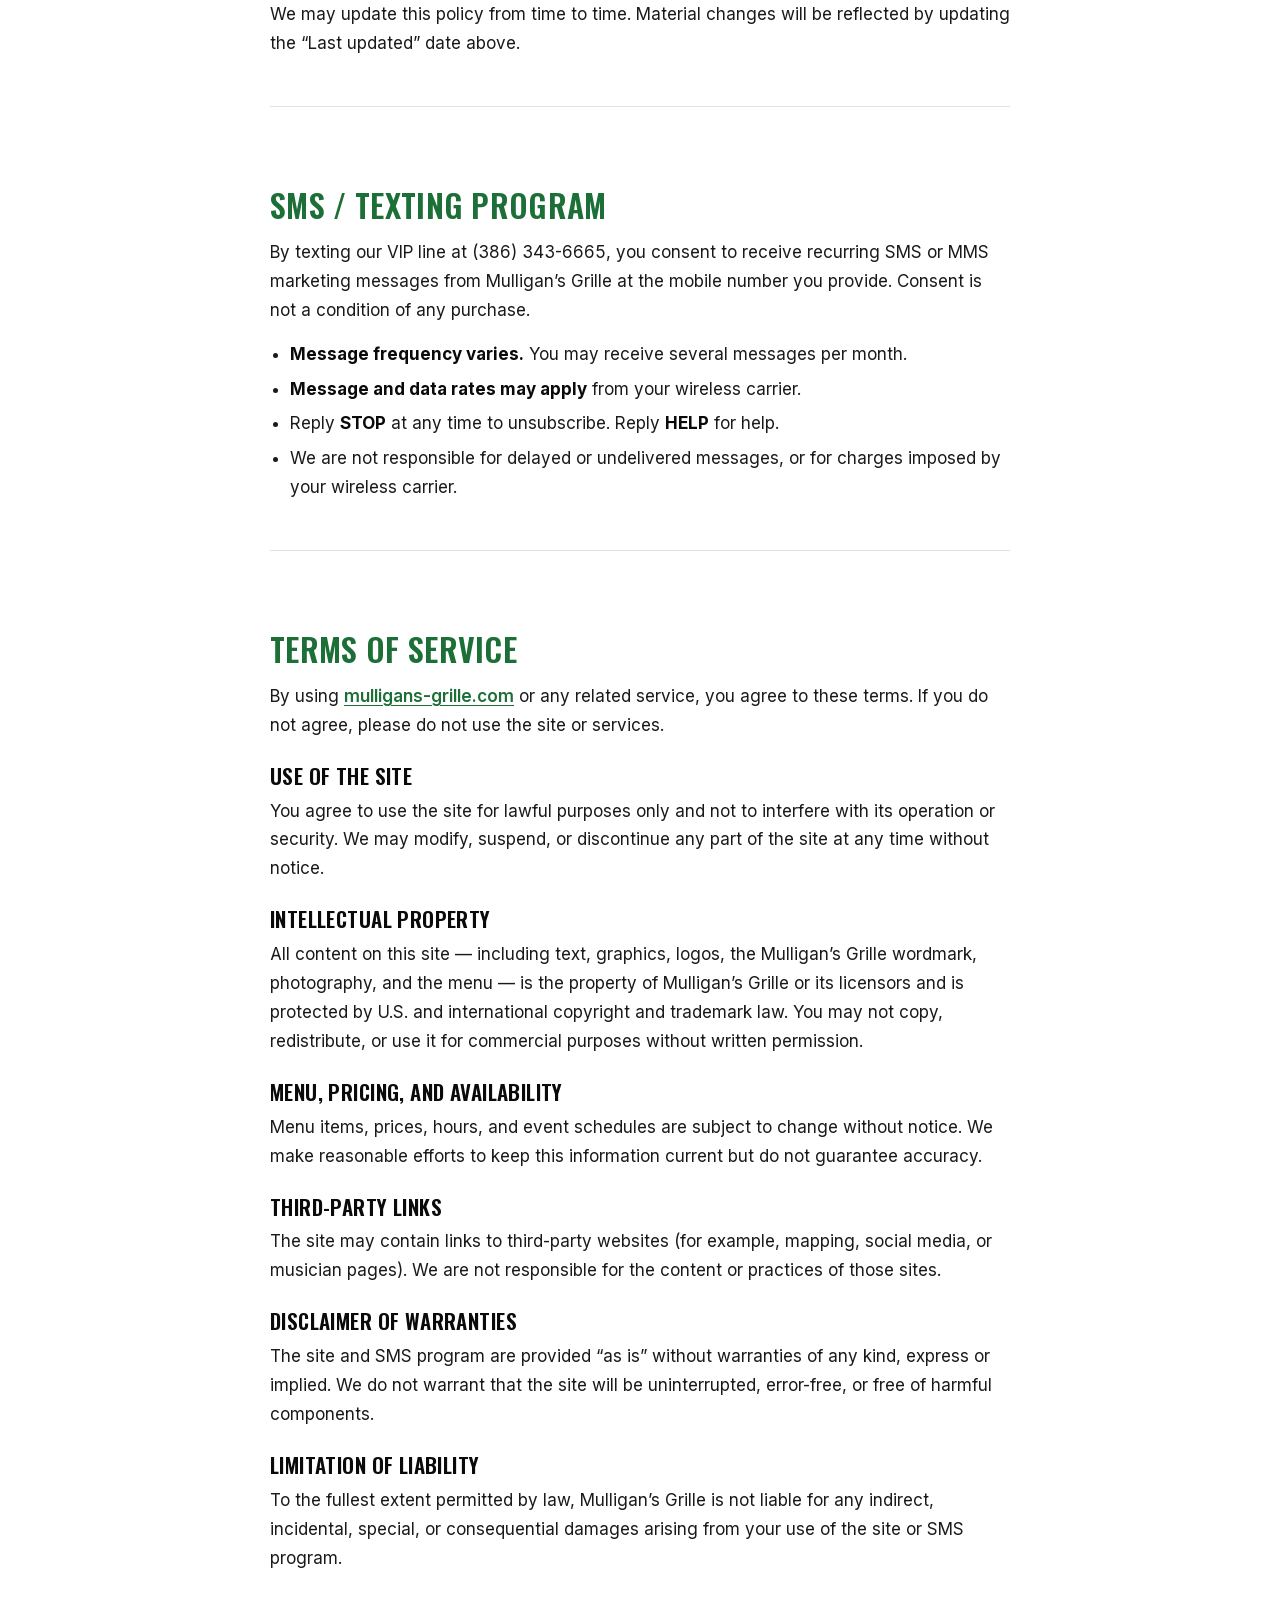
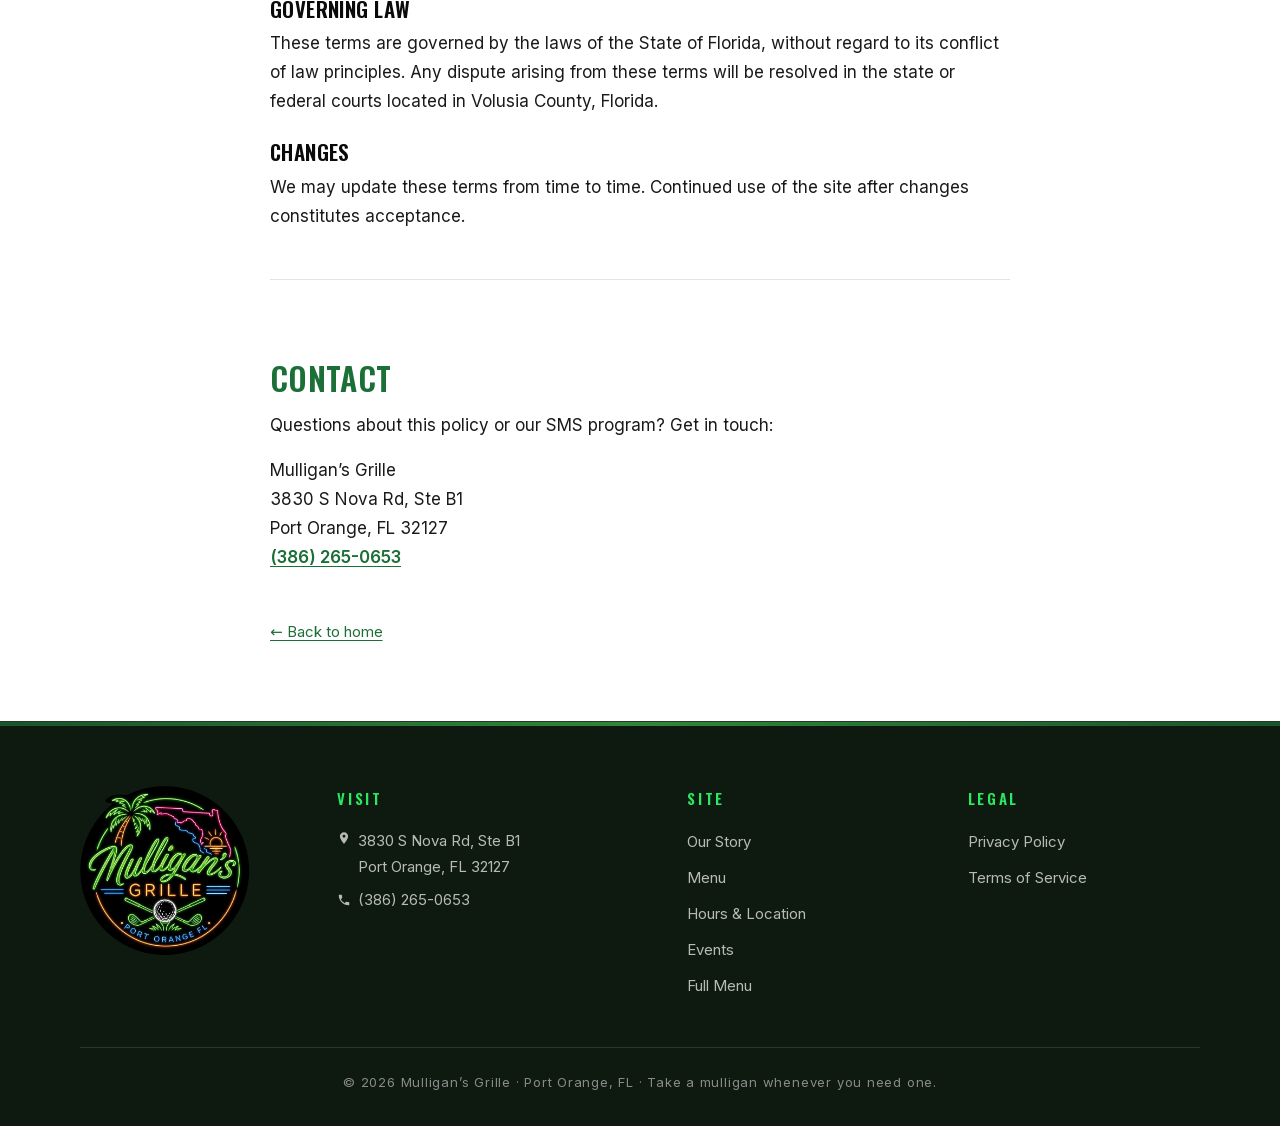
<file: legal/index.html>
<!doctype html>
<html lang="en" dir="ltr">
<head>
<meta charset="UTF-8">
<meta name="viewport" content="width=device-width, initial-scale=1.0">
<meta name="theme-color" content="#1C6F36">

<title>Privacy Policy &amp; Terms of Service · Mulligan&rsquo;s Grille</title>
<meta name="description" content="Mulligan's Grille privacy policy and terms of service — how we handle SMS opt-ins, personal information, and use of the mulligans-grille.com website.">
<meta name="robots" content="index, follow">
<link rel="canonical" href="https://mulligans-grille.com/legal/">

<meta property="og:type" content="article">
<meta property="og:site_name" content="Mulligan's Grille">
<meta property="og:title" content="Privacy Policy &amp; Terms of Service · Mulligan's Grille">
<meta property="og:description" content="How we handle SMS opt-ins, personal information, and use of the mulligans-grille.com website.">
<meta property="og:url" content="https://mulligans-grille.com/legal/">
<meta property="og:image" content="https://mulligans-grille.com/assets/images/og-default.jpg">

<link rel="icon" type="image/x-icon" href="/favicon.ico">
<link rel="icon" type="image/png" sizes="32x32" href="/assets/images/favicon-32x32.png">
<link rel="apple-touch-icon" sizes="180x180" href="/assets/images/apple-touch-icon.png">
<link rel="manifest" href="/manifest.json">

<!-- Self-hosted fonts (matches home page) -->
<link rel="preload" href="/assets/fonts/inter-latin.woff2" as="font" type="font/woff2" crossorigin>
<link rel="preload" href="/assets/fonts/oswald-latin.woff2" as="font" type="font/woff2" crossorigin>

<link rel="stylesheet" href="/assets/css/shared.css">

<style>
@font-face{font-family:'Inter';font-style:normal;font-weight:400 700;font-display:swap;src:url('/assets/fonts/inter-latin.woff2') format('woff2')}
@font-face{font-family:'Oswald';font-style:normal;font-weight:500 700;font-display:swap;src:url('/assets/fonts/oswald-latin.woff2') format('woff2')}
@font-face{font-family:'Sacramento';font-style:normal;font-weight:400;font-display:swap;src:url('/assets/fonts/sacramento-latin.woff2') format('woff2')}

.legal-shell {
  padding-block: clamp(8rem, 14vw, 10rem) clamp(3rem, 6vw, 5rem);
  background: var(--bg);
}
.legal-inner {
  max-width: 820px;
  margin-inline: auto;
  padding-inline: var(--gutter);
}
.legal-eyebrow {
  font-family: var(--font-body);
  font-size: var(--text-xs);
  font-weight: 700;
  letter-spacing: 0.24em;
  text-transform: uppercase;
  color: var(--bg-dark);
  margin-bottom: 0.75rem;
}
.legal h1 {
  font-family: var(--font-display);
  font-size: clamp(2rem, 4vw, 3rem);
  text-transform: uppercase;
  color: var(--ink);
  margin-bottom: 0.75rem;
  letter-spacing: 0.005em;
  line-height: 1.05;
}
.legal-meta {
  color: var(--text-muted);
  font-size: var(--text-sm);
  margin-bottom: 2.5rem;
}
.legal-toc {
  background: var(--bg-elevated);
  border: 1px solid var(--border);
  border-radius: 12px;
  padding: 1.25rem 1.5rem;
  margin-bottom: 2.5rem;
}
.legal-toc h2 {
  font-family: var(--font-body);
  font-size: var(--text-sm);
  font-weight: 700;
  letter-spacing: 0.18em;
  text-transform: uppercase;
  color: var(--bg-dark);
  margin-bottom: 0.5rem;
}
.legal-toc ul {
  list-style: none;
  display: flex;
  flex-wrap: wrap;
  gap: 0.5rem 1.25rem;
}
.legal-toc a {
  color: var(--green-deep);
  text-decoration: underline;
  text-underline-offset: 3px;
  font-weight: 600;
}
.legal section {
  padding-block: 2rem 0;
  scroll-margin-top: 130px;
}
.legal section h2 {
  font-family: var(--font-display);
  font-size: clamp(1.5rem, 3vw, 2rem);
  text-transform: uppercase;
  color: var(--green-deep);
  margin-bottom: 1rem;
  letter-spacing: 0.01em;
  line-height: 1.1;
}
.legal section h3 {
  font-family: var(--font-display);
  font-size: clamp(1.1rem, 2vw, 1.3rem);
  text-transform: uppercase;
  color: var(--ink);
  margin: 1.5rem 0 0.5rem;
  letter-spacing: 0.02em;
  line-height: 1.2;
}
.legal section p,
.legal section li {
  font-family: var(--font-body);
  font-size: var(--text-base);
  line-height: 1.7;
  color: var(--text);
  margin-bottom: 1rem;
}
.legal section ul {
  padding-left: 1.25rem;
  margin-bottom: 1rem;
}
.legal section li { margin-bottom: 0.35rem; }
.legal section a {
  color: var(--green-deep);
  text-decoration: underline;
  text-underline-offset: 3px;
  font-weight: 600;
}
.legal section a:hover { color: var(--green); }
.legal section strong { font-weight: 700; color: var(--ink); }
.legal-divider {
  height: 1px;
  background: var(--border);
  margin-block: 3rem;
  border: 0;
}
.legal-backlink {
  display: inline-flex;
  margin-top: 2rem;
  font-size: var(--text-sm);
  color: var(--green-deep);
  text-decoration: underline;
  text-underline-offset: 3px;
}
</style>

<script type="application/ld+json">
{
  "@context": "https://schema.org",
  "@type": "BreadcrumbList",
  "itemListElement": [
    { "@type": "ListItem", "position": 1, "name": "Home", "item": "https://mulligans-grille.com/" },
    { "@type": "ListItem", "position": 2, "name": "Privacy Policy & Terms of Service", "item": "https://mulligans-grille.com/legal/" }
  ]
}
</script>
</head>
<body>

<!-- ═══ Z1: Header ═══ -->
<header class="z1-header" id="site-header" data-zone="Z1-header">
  <div class="z1-inner">
    <a href="/" class="z1-logo" aria-label="Mulligan's Grille home">
      <img src="/assets/images/logo-web.png" alt="Mulligan's Grille" width="1033" height="250">
    </a>
    <nav id="primary-nav" class="z1-nav" aria-label="Primary">
      <ul>
        <li><a href="/#story">Our Story</a></li>
        <li><a href="/#menu">Menu</a></li>
        <li><a href="/#vip">VIP</a></li>
        <li><a href="/#events">Events</a></li>
        <li><a href="/#visit">Visit</a></li>
      </ul>
    </nav>
    <div class="z1-actions">
      <a href="tel:+13862650653" class="z1-phone-cta" aria-label="Call (386) 265-0653">
        <span class="z1-phone-icon" aria-hidden="true"><svg viewBox="0 0 512 512" xmlns="http://www.w3.org/2000/svg"><path d="M164.9 24.6c-7.7-18.6-28-28.5-47.4-23.2l-88 24C12.1 30.2 0 46 0 64C0 311.4 200.6 512 448 512c18 0 33.8-12.1 38.6-29.5l24-88c5.3-19.4-4.6-39.7-23.2-47.4l-96-40c-16.3-6.8-35.2-2.1-46.3 11.6L304 368C234.3 334.7 177.3 277.7 144 207.3l49.2-40.2c13.7-11.1 18.4-30 11.6-46.3l-40-96z"/></svg></span>
        <span class="z1-phone-text">(386) 265-0653</span>
      </a>
      <button class="z1-mobile-toggle" aria-expanded="false" aria-controls="primary-nav" aria-label="Open navigation">
        <span></span><span></span><span></span>
        <span class="z1-x" aria-hidden="true"><svg viewBox="0 0 384 512" xmlns="http://www.w3.org/2000/svg"><path d="M342.6 150.6c12.5-12.5 12.5-32.8 0-45.3s-32.8-12.5-45.3 0L192 210.7 86.6 105.4c-12.5-12.5-32.8-12.5-45.3 0s-12.5 32.8 0 45.3L146.7 256 41.4 361.4c-12.5 12.5-12.5 32.8 0 45.3s32.8 12.5 45.3 0L192 301.3 297.4 406.6c12.5 12.5 32.8 12.5 45.3 0s12.5-32.8 0-45.3L237.3 256 342.6 150.6z"/></svg></span>
      </button>
    </div>
  </div>
</header>

<main class="legal-shell legal" id="top">
  <div class="legal-inner">
    <p class="legal-eyebrow">Legal</p>
    <h1>Privacy Policy &amp; Terms of Service</h1>
    <p class="legal-meta">Last updated: May 17, 2026</p>

    <nav class="legal-toc" aria-label="Sections">
      <h2>On this page</h2>
      <ul>
        <li><a href="#privacy">Privacy Policy</a></li>
        <li><a href="#sms-terms">SMS / Texting Program</a></li>
        <li><a href="#terms">Terms of Service</a></li>
        <li><a href="#contact">Contact</a></li>
      </ul>
    </nav>

    <!-- ═══ Privacy Policy ═══════════════════════════════════════ -->
    <section id="privacy" aria-labelledby="privacy-h">
      <h2 id="privacy-h">Privacy Policy</h2>
      <p>Mulligan&rsquo;s Grille (&ldquo;we,&rdquo; &ldquo;us,&rdquo; or &ldquo;our&rdquo;) operates the website at <a href="/">mulligans-grille.com</a> and the SMS texting program described below. This policy explains what information we collect, how we use it, and the choices you have.</p>

      <h3>Information we collect</h3>
      <ul>
        <li><strong>Information you provide directly:</strong> name, phone number, or email address when you text our VIP line, call us, or contact the restaurant.</li>
        <li><strong>Information collected automatically:</strong> standard server and analytics data (IP address, browser type, pages viewed, referring URL) when you visit the site.</li>
      </ul>

      <h3>How we use information</h3>
      <ul>
        <li>To send you marketing or informational SMS / MMS messages if you opted in.</li>
        <li>To respond to your questions, reservations, or feedback.</li>
        <li>To operate, secure, and improve the website.</li>
        <li>To comply with our legal obligations.</li>
      </ul>

      <h3>Sharing</h3>
      <p>We do not sell or rent your personal information. We share information only with the service providers we use to operate the SMS program, host the website, and process payments, and where required by law.</p>

      <h3>Your choices</h3>
      <ul>
        <li>You can opt out of SMS messages at any time by replying <strong>STOP</strong>. Reply <strong>HELP</strong> for assistance.</li>
        <li>You may request access to, correction of, or deletion of your personal information by contacting us at the details below.</li>
      </ul>

      <h3>Cookies</h3>
      <p>The site may use minimal cookies and analytics scripts to understand traffic and improve performance. You can disable cookies in your browser settings.</p>

      <h3>Children</h3>
      <p>The site and SMS program are not directed to children under 13, and we do not knowingly collect personal information from children.</p>

      <h3>Changes</h3>
      <p>We may update this policy from time to time. Material changes will be reflected by updating the &ldquo;Last updated&rdquo; date above.</p>
    </section>

    <hr class="legal-divider">

    <!-- ═══ SMS Terms ═══════════════════════════════════════════ -->
    <section id="sms-terms" aria-labelledby="sms-h">
      <h2 id="sms-h">SMS / Texting Program</h2>
      <p>By texting our VIP line at (386) 343-6665, you consent to receive recurring SMS or MMS marketing messages from Mulligan&rsquo;s Grille at the mobile number you provide. Consent is not a condition of any purchase.</p>
      <ul>
        <li><strong>Message frequency varies.</strong> You may receive several messages per month.</li>
        <li><strong>Message and data rates may apply</strong> from your wireless carrier.</li>
        <li>Reply <strong>STOP</strong> at any time to unsubscribe. Reply <strong>HELP</strong> for help.</li>
        <li>We are not responsible for delayed or undelivered messages, or for charges imposed by your wireless carrier.</li>
      </ul>
    </section>

    <hr class="legal-divider">

    <!-- ═══ Terms of Service ════════════════════════════════════ -->
    <section id="terms" aria-labelledby="terms-h">
      <h2 id="terms-h">Terms of Service</h2>
      <p>By using <a href="/">mulligans-grille.com</a> or any related service, you agree to these terms. If you do not agree, please do not use the site or services.</p>

      <h3>Use of the site</h3>
      <p>You agree to use the site for lawful purposes only and not to interfere with its operation or security. We may modify, suspend, or discontinue any part of the site at any time without notice.</p>

      <h3>Intellectual property</h3>
      <p>All content on this site &mdash; including text, graphics, logos, the Mulligan&rsquo;s Grille wordmark, photography, and the menu &mdash; is the property of Mulligan&rsquo;s Grille or its licensors and is protected by U.S. and international copyright and trademark law. You may not copy, redistribute, or use it for commercial purposes without written permission.</p>

      <h3>Menu, pricing, and availability</h3>
      <p>Menu items, prices, hours, and event schedules are subject to change without notice. We make reasonable efforts to keep this information current but do not guarantee accuracy.</p>

      <h3>Third-party links</h3>
      <p>The site may contain links to third-party websites (for example, mapping, social media, or musician pages). We are not responsible for the content or practices of those sites.</p>

      <h3>Disclaimer of warranties</h3>
      <p>The site and SMS program are provided &ldquo;as is&rdquo; without warranties of any kind, express or implied. We do not warrant that the site will be uninterrupted, error-free, or free of harmful components.</p>

      <h3>Limitation of liability</h3>
      <p>To the fullest extent permitted by law, Mulligan&rsquo;s Grille is not liable for any indirect, incidental, special, or consequential damages arising from your use of the site or SMS program.</p>

      <h3>Governing law</h3>
      <p>These terms are governed by the laws of the State of Florida, without regard to its conflict of law principles. Any dispute arising from these terms will be resolved in the state or federal courts located in Volusia County, Florida.</p>

      <h3>Changes</h3>
      <p>We may update these terms from time to time. Continued use of the site after changes constitutes acceptance.</p>
    </section>

    <hr class="legal-divider">

    <!-- ═══ Contact ═════════════════════════════════════════════ -->
    <section id="contact" aria-labelledby="contact-h">
      <h2 id="contact-h">Contact</h2>
      <p>Questions about this policy or our SMS program? Get in touch:</p>
      <p>
        Mulligan&rsquo;s Grille<br>
        3830 S Nova Rd, Ste B1<br>
        Port Orange, FL 32127<br>
        <a href="tel:+13862650653">(386) 265-0653</a>
      </p>
    </section>

    <a href="/" class="legal-backlink">&larr; Back to home</a>
  </div>
</main>

<!-- ═══ Z9: Footer ═══ -->
<footer class="z9-footer" data-zone="Z9-footer">
  <div class="z9-inner">
    <div class="z9-cols">
      <div class="z9-logo-col">
        <a href="/" class="z9-logo-link" aria-label="Mulligan&rsquo;s Grille home">
          <img src="/assets/images/logo-neon.png" alt="Mulligan&rsquo;s Grille" width="1254" height="1254" loading="lazy" decoding="async">
        </a>
      </div>
      <div>
        <h4>Visit</h4>
        <address>
          <a class="z9-addr-link" href="https://www.google.com/maps/dir/?api=1&destination=3830+S+Nova+Rd+Ste+B1+Port+Orange+FL+32127" target="_blank" rel="noopener">
            <svg viewBox="0 0 24 24" fill="currentColor" aria-hidden="true"><path d="M12 2C8.13 2 5 5.13 5 9c0 5.25 7 13 7 13s7-7.75 7-13c0-3.87-3.13-7-7-7zm0 9.5a2.5 2.5 0 1 1 0-5 2.5 2.5 0 0 1 0 5z"/></svg>
            <span>3830 S Nova Rd, Ste B1<br>Port Orange, FL 32127</span>
          </a><br>
          <a class="z9-tel-link" href="tel:+13862650653">
            <svg viewBox="0 0 24 24" fill="currentColor" aria-hidden="true"><path d="M6.62 10.79c1.44 2.83 3.76 5.14 6.59 6.59l2.2-2.2c.27-.27.67-.36 1.02-.24 1.12.37 2.33.57 3.57.57.55 0 1 .45 1 1V20c0 .55-.45 1-1 1-9.39 0-17-7.61-17-17 0-.55.45-1 1-1h3.5c.55 0 1 .45 1 1 0 1.25.2 2.45.57 3.57.11.35.03.74-.25 1.02l-2.2 2.2z"/></svg>
            <span>(386) 265-0653</span>
          </a>
        </address>
      </div>
      <div>
        <h4>Site</h4>
        <ul>
          <li><a href="/#story">Our Story</a></li>
          <li><a href="/#menu">Menu</a></li>
          <li><a href="/#visit">Hours &amp; Location</a></li>
          <li><a href="/#events">Events</a></li>
          <li><a href="/#menu">Full Menu</a></li>
        </ul>
      </div>
      <div>
        <h4>Legal</h4>
        <ul>
          <li><a href="/legal/#privacy">Privacy Policy</a></li>
          <li><a href="/legal/#terms">Terms of Service</a></li>
        </ul>
      </div>
    </div>
    <p class="z9-bottom">&copy; <span class="js-footer-year">2026</span> Mulligan&rsquo;s Grille &middot; Port Orange, FL &middot; Take a mulligan whenever you need one.</p>
  </div>
</footer>

<script src="/assets/js/main.js" defer></script>
</body>
</html>
</file>
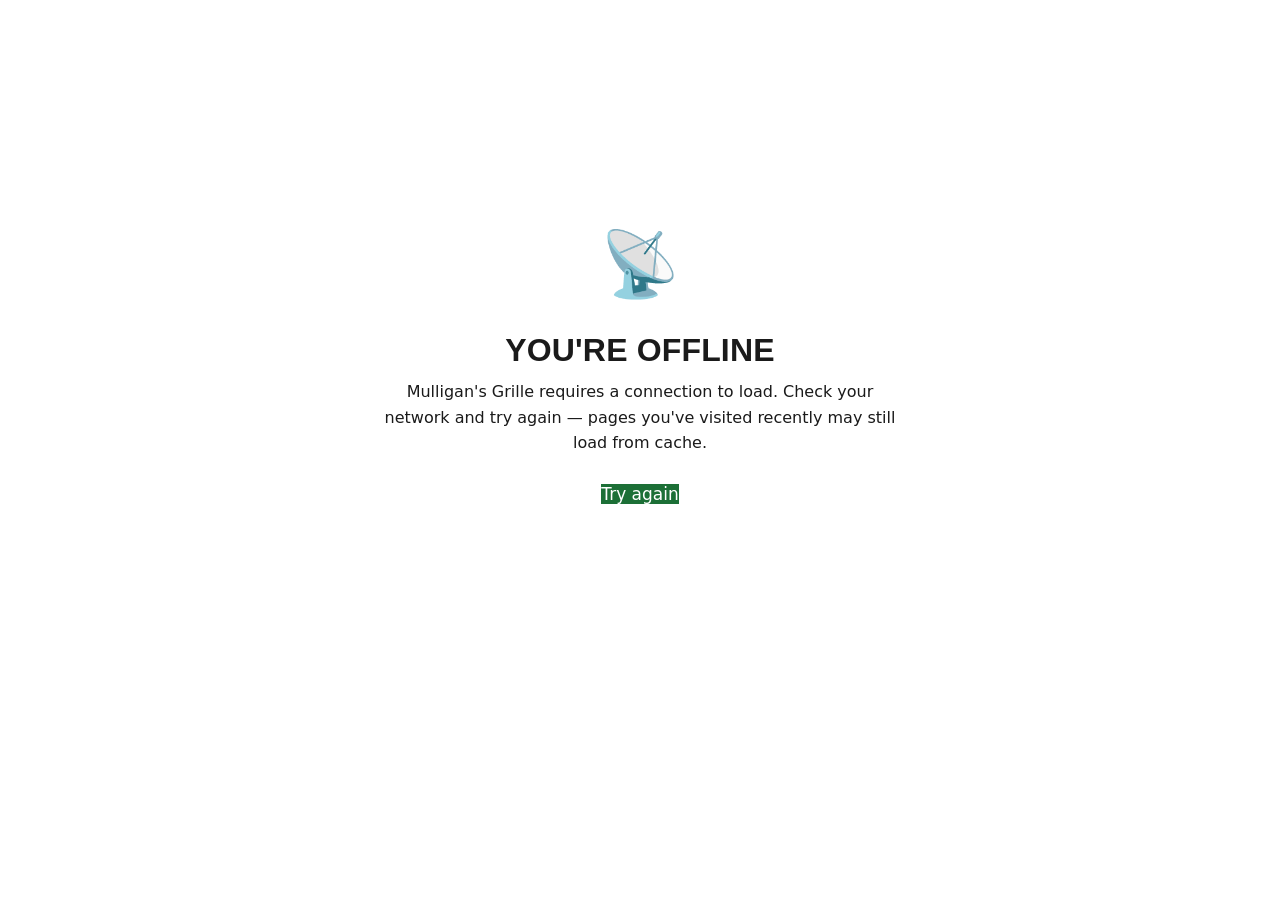
<file: offline.html>
<!DOCTYPE html>
<html lang="en">
<head>
<meta charset="UTF-8">
<meta name="viewport" content="width=device-width, initial-scale=1.0">
<title>Offline · Mulligan's Grille</title>
<meta name="robots" content="noindex">
<link rel="icon" type="image/png" sizes="32x32" href="/assets/images/favicon-32x32.png">
<link rel="stylesheet" href="/assets/css/shared.css">
<style>
  .off-wrap {
    min-height: 80vh;
    display: flex;
    align-items: center;
    justify-content: center;
    padding: 80px 24px;
    text-align: center;
  }
  .off-inner { max-width: 520px; }
  .off-icon { font-size: 64px; margin-bottom: 16px; }
  .off-title {
    font-family: var(--font-display);
    font-size: 32px;
    color: var(--brand-text-bright);
    margin: 0 0 12px;
  }
  .off-body {
    font-size: 16px;
    color: var(--brand-muted);
    line-height: 1.6;
    margin: 0 0 24px;
  }
</style>
</head>
<body>
<main class="off-wrap">
  <div class="off-inner">
    <div class="off-icon">📡</div>
    <h1 class="off-title">You're offline</h1>
    <p class="off-body">Mulligan's Grille requires a connection to load. Check your network and try again — pages you've visited recently may still load from cache.</p>
    <a href="/" class="btn-primary">Try again</a>
  </div>
</main>
</body>
</html>
</file>
<file: assets/css/shared.css>
/* ═══════════════════════════════════════════════════════════════════════════
   SHARED.CSS — Mulligan's Grille
   Real-brand build: green-forward · golf-themed · script wordmark
   ═══════════════════════════════════════════════════════════════════════════ */

/* ═══════════════════════════════════════
   DESIGN TOKENS
   ═══════════════════════════════════════ */
:root {
  /* Surfaces */
  --bg:           #ffffff;                /* page bg — print-menu white */
  --bg-elevated:  #f6f3ea;                /* warm cream alt-section */
  --bg-soft:      #ecf2ec;                /* faint green tint, hover */
  --bg-dark:      #0e1a10;                /* hero + footer — dark brick / forest shadow */
  --bg-darker:    #061008;                /* deeper accent under hero */

  /* Text */
  --text:         #1a1a1a;
  --text-on-dark: #f5f5f0;
  --text-muted:   #5a5a5a;
  --text-muted-on-dark: #b8bcb0;
  --text-dim:     #8a8a8a;

  /* Brand greens (from the wordmark + neon sign) */
  --green:        #3FB54A;                /* lime/grass green, primary */
  --green-deep:   #1C6F36;                /* forest green, headings + shadows */
  --green-neon:   #2BE863;                /* neon-glow, hero only */

  /* Neon accent (from the neon sign ring) */
  --purple-neon:  #A855F7;
  --purple-deep:  #6B21A8;

  /* Ink + functional */
  --ink:          #0a0a0a;
  --border:       rgba(28, 111, 54, 0.16);
  --border-strong:rgba(28, 111, 54, 0.32);
  --border-dark:  rgba(245, 245, 240, 0.12);
  --shadow-sm:    0 4px 12px -4px rgba(10, 30, 15, 0.12);
  --shadow:       0 16px 40px -16px rgba(10, 30, 15, 0.25);
  --shadow-neon:  0 0 40px rgba(43, 232, 99, 0.4), 0 0 80px rgba(168, 85, 247, 0.25);

  /* Typography stacks */
  --font-script:  "Sacramento", "Brush Script MT", cursive;     /* the wordmark */
  --font-display: "Oswald", Impact, "Arial Narrow Bold", sans-serif;
  --font-body:    "Inter", system-ui, -apple-system, "Segoe UI", sans-serif;

  /* Type scale */
  --text-xs:   0.8125rem;
  --text-sm:   0.9375rem;
  --text-base: 1.0625rem;
  --text-lg:   1.25rem;
  --text-xl:   clamp(1.5rem, 2.5vw, 2rem);
  --text-2xl:  clamp(2rem, 4vw, 3rem);
  --text-3xl:  clamp(2.5rem, 5.5vw, 4rem);
  --text-hero: clamp(3rem, 9vw, 7rem);
  --text-script-xl: clamp(3.5rem, 10vw, 8rem);

  /* Motion */
  --ease-out:    cubic-bezier(0.16, 1, 0.3, 1);
  --ease-spring: cubic-bezier(0.34, 1.56, 0.64, 1);

  /* Layout */
  --container:       1200px;
  --container-wide:  1320px;
  --gutter:          clamp(1.25rem, 4vw, 2.5rem);
  --section-padding: clamp(5.5rem, 10vw, 8rem);

  /* Header logo height (single source of truth — see .z1-logo img) */
  --logo-h:        72px;
  --logo-h-mobile: 52px;
}

/* ═══════════════════════════════════════
   RESETS
   ═══════════════════════════════════════ */
*, *::before, *::after { box-sizing: border-box; margin: 0; padding: 0; }

html {
  scroll-behavior: smooth;
  -webkit-font-smoothing: antialiased;
  text-size-adjust: 100%;
  overflow-x: hidden;
}

body {
  font-family: var(--font-body);
  font-size: var(--text-base);
  line-height: 1.65;
  color: var(--text);
  background: var(--bg);
  overflow-x: hidden;
}

img { max-width: 100%; height: auto; display: block; }
picture { display: contents; }
/* picture > source gets blockified into a grid/flex item when picture is
   display:contents — without this override it claims a column and breaks
   parent grid templates (UA display:none isn't enough to win against the
   grid-item blockification). */
picture > source { display: none; }

/* Sentinel — see initScrollHeader in main.js. Placed at y=60 in the document
   so IntersectionObserver flips .is-scrolled when scrolled past 60px,
   eliminating the per-scroll window.scrollY read (forced reflow). */
#header-sentinel {
  position: absolute;
  top: 60px;
  left: 0;
  width: 1px;
  height: 1px;
  pointer-events: none;
}

a {
  color: var(--green-deep);
  text-decoration: none;
  transition: color 0.2s var(--ease-out);
}
a:hover { color: var(--green); }

button { font: inherit; cursor: pointer; }

:focus-visible {
  outline: 2px solid var(--green);
  outline-offset: 3px;
  border-radius: 2px;
}

::selection { background: var(--green); color: #fff; }

/* ═══════════════════════════════════════
   TYPOGRAPHY
   ═══════════════════════════════════════ */
h1, h2, h3 {
  font-family: var(--font-display);
  font-weight: 600;
  line-height: 1.05;
  letter-spacing: 0.005em;
  color: var(--ink);
  text-transform: uppercase;
}
h1 { font-size: var(--text-hero); }
h2 { font-size: var(--text-3xl); }
h3 { font-size: var(--text-2xl); }

.script {
  font-family: var(--font-script);
  font-weight: 400;
  text-transform: none;
  letter-spacing: 0;
  line-height: 1.1;
  color: var(--green-deep);
}

h4 {
  font-family: var(--font-body);
  font-size: var(--text-sm);
  font-weight: 700;
  letter-spacing: 0.18em;
  text-transform: uppercase;
  color: var(--green-deep);
}

p { font-family: var(--font-body); }

.eyebrow {
  display: inline-flex;
  align-items: center;
  gap: 0.5rem;
  font-family: var(--font-body);
  font-size: var(--text-xs);
  font-weight: 700;
  letter-spacing: 0.24em;
  text-transform: uppercase;
  color: var(--bg-dark);
  margin-bottom: 1rem;
}
.eyebrow::before {
  content: "";
  width: 24px;
  height: 1.5px;
  background: var(--green-deep);
  display: inline-block;
}

/* ═══════════════════════════════════════
   LAYOUT PRIMITIVES
   ═══════════════════════════════════════ */
.container {
  width: 100%;
  max-width: var(--container);
  margin-inline: auto;
  padding-inline: var(--gutter);
}

section { padding-block: var(--section-padding); }

/* Grass-green underline flourish (echo of wordmark underline) */
.grass-underline {
  position: relative;
  display: inline-block;
}
.grass-underline::after {
  content: "";
  position: absolute;
  left: 0;
  right: 0;
  bottom: -0.1em;
  height: 0.18em;
  background: var(--green);
  border-radius: 999px;
  transform-origin: left;
}
.grass-underline::before {
  content: "";
  position: absolute;
  left: 0.4em;
  right: 0.4em;
  bottom: -0.22em;
  height: 0.12em;
  background: var(--green-deep);
  border-radius: 999px;
  opacity: 0.85;
}

/* ═══════════════════════════════════════
   BUTTONS
   ═══════════════════════════════════════ */
.btn {
  display: inline-flex;
  align-items: center;
  gap: 0.5rem;
  padding: 0.875rem 1.625rem;
  font-family: var(--font-body);
  font-size: var(--text-sm);
  font-weight: 600;
  letter-spacing: 0.08em;
  text-transform: uppercase;
  border-radius: 999px;
  border: 1.5px solid transparent;
  transition: transform 0.25s var(--ease-out),
              background 0.25s var(--ease-out),
              color 0.25s var(--ease-out),
              border-color 0.25s var(--ease-out),
              box-shadow 0.25s var(--ease-out);
  cursor: pointer;
  white-space: nowrap;
}

.btn-primary {
  background: var(--green-deep);
  color: #fff;
  border-color: var(--green-deep);
}
.btn-primary:hover {
  background: var(--green);
  border-color: var(--green);
  color: #fff;
  transform: translateY(-2px);
  box-shadow: var(--shadow-sm);
}

.btn-ghost {
  background: transparent;
  color: var(--green-deep);
  border-color: var(--green-deep);
}
.btn-ghost:hover {
  background: var(--green-deep);
  color: #fff;
  transform: translateY(-2px);
}

.btn-on-dark {
  background: #fff;
  color: var(--green-deep);
  border-color: #fff;
}
.btn-on-dark:hover {
  background: var(--green-neon);
  color: var(--bg-dark);
  border-color: var(--green-neon);
  transform: translateY(-2px);
  box-shadow: var(--shadow-neon);
}

.btn-ghost-on-dark {
  background: transparent;
  color: #fff;
  border-color: rgba(255,255,255,0.45);
}
.btn-ghost-on-dark:hover {
  background: rgba(255,255,255,0.08);
  border-color: #fff;
  transform: translateY(-2px);
}

/* ═══════════════════════════════════════
   ZONE 1 — STICKY HEADER / NAV (always white)
   ═══════════════════════════════════════ */
.z1-header {
  position: fixed;
  inset: 0 0 auto 0;
  z-index: 100;
  background: rgba(255, 255, 255, 0.96);
  backdrop-filter: blur(12px);
  -webkit-backdrop-filter: blur(12px);
  border-bottom: 1px solid var(--border);
  transition: transform 0.45s var(--ease-out), box-shadow 0.3s var(--ease-out);
}

.z1-header.is-scrolled {
  box-shadow: var(--shadow-sm);
}

/* Slide the bar up out of view on scroll-down (toggled by initScrollHeader) */
.z1-header.is-hidden {
  transform: translateY(-100%);
}

/* Never hide while the mobile menu is open (header is the nav's containing block) */
.z1-header.is-nav-open.is-hidden {
  transform: none;
}

.z1-inner {
  display: flex;
  align-items: center;
  gap: 1.5rem;
  max-width: var(--container);
  margin-inline: auto;
  padding: 10px;
}

.z1-logo {
  display: inline-flex;
  align-items: center;
  gap: 0.5rem;
  line-height: 1;
  /* Pushes everything else to the right edge */
  margin-right: auto;
}
.z1-logo img {
  height: var(--logo-h);
  width: auto;
}

.z1-nav { display: flex; }

.z1-nav ul {
  display: flex;
  align-items: center;
  gap: 1.75rem;
  list-style: none;
}

.z1-nav a {
  font-family: var(--font-body);
  font-size: var(--text-sm);
  font-weight: 600;
  letter-spacing: 0.06em;
  text-transform: uppercase;
  color: var(--ink);
  position: relative;
  padding-block: 0.25rem;
  transition: color 0.25s var(--ease-out);
}
.z1-nav a::after {
  content: "";
  position: absolute;
  inset: auto 0 -4px 0;
  height: 2px;
  background: var(--green);
  transform: scaleX(0);
  transform-origin: left;
  transition: transform 0.3s var(--ease-out);
  border-radius: 999px;
}
.z1-nav a:hover { color: var(--green-deep); }
.z1-nav a:hover::after { transform: scaleX(1); }

/* Phone CTA + hamburger live together so they stay visible on mobile */
.z1-actions {
  display: flex;
  align-items: center;
  gap: 0.75rem;
}

.z1-phone-cta {
  display: inline-flex;
  align-items: center;
  gap: 0.5rem;
  padding: 0.5rem 1rem;
  font-family: var(--font-body);
  font-size: var(--text-sm);
  font-weight: 600;
  letter-spacing: 0.06em;
  text-transform: uppercase;
  border: 1.5px solid var(--green-deep);
  color: var(--green-deep);
  border-radius: 999px;
  background: transparent;
  transition: background 0.25s var(--ease-out), color 0.25s var(--ease-out);
}
.z1-phone-cta:hover {
  background: var(--green-deep);
  color: #fff;
}
.z1-phone-icon {
  display: inline-flex;
  line-height: 1;
}
.z1-phone-icon svg {
  width: 1.05em;
  height: 1.05em;
  display: block;
  /* Inherits the CTA's color, so :hover (color:#fff) turns the icon white too */
  fill: currentColor;
}

.z1-mobile-toggle {
  display: none;
  flex-direction: column;
  gap: 5px;
  background: transparent;
  border: none;
  padding: 8px;
}
.z1-mobile-toggle span {
  display: block;
  width: 26px;
  height: 2px;
  background: var(--ink);
  transition: transform 0.3s var(--ease-out), opacity 0.2s var(--ease-out);
  border-radius: 999px;
}
/* Closed → hamburger bars; open → a big, unmistakable close button: a
   brand-green circle with a white X, top-right (the toggle is z 100, above the
   menu overlay at z 99). */
.z1-mobile-toggle .z1-x {
  display: none;
  width: 26px;
  height: 26px;
  /* .z1-x is a <span>, so it inherits the hamburger-bar rule's black,
     rounded background above — null it out so only the green button shows. */
  background: transparent;
}
.z1-mobile-toggle .z1-x svg {
  width: 100%;
  height: 100%;
  display: block;
  fill: var(--ink);
}
.z1-header.is-nav-open .z1-mobile-toggle span { display: none; }
.z1-header.is-nav-open .z1-mobile-toggle {
  /* The nav overlay (z 99) is a child of the header and paints above this
     static button, burying the X. Lift the toggle above the overlay. */
  position: relative;
  z-index: 101;
  width: 44px;
  height: 44px;
  padding: 0;
  flex-direction: row;
  align-items: center;
  justify-content: center;
  border-radius: 50%;
  background: var(--green-deep);
}
.z1-header.is-nav-open .z1-mobile-toggle .z1-x {
  display: block;
  width: 22px;
  height: 22px;
}
.z1-header.is-nav-open .z1-mobile-toggle .z1-x svg { fill: #fff; }

@media (max-width: 1024px) {
  .z1-mobile-toggle { display: flex; }
  .z1-logo img { height: var(--logo-h-mobile); }

  .z1-nav {
    position: fixed;
    top: 0;
    left: 0;
    /* Explicit viewport sizing — .z1-header's backdrop-filter makes the header
       the containing block for fixed-positioned descendants, so inset:0 would
       collapse the nav to header height. Viewport units bypass that. */
    width: 100vw;
    height: 100vh;
    height: 100dvh;
    background: rgba(255, 255, 255, 0.97);
    backdrop-filter: blur(16px);
    -webkit-backdrop-filter: blur(16px);
    flex-direction: column;
    justify-content: center;
    align-items: center;
    transform: translateY(-100%);
    transition: transform 0.4s var(--ease-out);
    /* Below header (z 100) so the logo + hamburger stay visible on top
       when the menu is open, but above body content. */
    z-index: 99;
    overflow: hidden;
  }
  .z1-nav ul { flex-direction: column; gap: 2.25rem; }
  .z1-nav a { font-size: var(--text-lg); }
  .z1-header.is-nav-open .z1-nav { transform: translateY(0); }
}

/* Narrow phones (<363px content would overflow the fixed header, which
   body{overflow-x:hidden} can't contain). Shrink the logo + gap so the
   header row fits down to 320px. */
@media (max-width: 380px) {
  .z1-inner { gap: 0.5rem; }
  .z1-logo img { height: 44px; }
}

@media (max-width: 720px) {
  /* Phones — compact the phone CTA to an icon-only circle so it fits beside
     the hamburger. Tablets and desktop keep the full pill with the number. */
  .z1-phone-cta {
    padding: 0.5rem;
    width: 40px;
    height: 40px;
    justify-content: center;
    border-radius: 50%;
  }
  .z1-phone-icon svg { width: 1.15rem; height: 1.15rem; }
  .z1-phone-text {
    /* visually hidden, still in the a11y tree */
    position: absolute;
    width: 1px;
    height: 1px;
    padding: 0;
    margin: -1px;
    overflow: hidden;
    clip: rect(0, 0, 0, 0);
    white-space: nowrap;
    border: 0;
  }
}

/* ═══════════════════════════════════════
   ZONE 9 — FOOTER
   ═══════════════════════════════════════ */
.z9-footer {
  background: var(--bg-dark);
  border-top: 1px solid var(--border-dark);
  padding-block: 4rem 2rem;
  color: var(--text-muted-on-dark);
  position: relative;
}

.z9-footer::before {
  content: "";
  position: absolute;
  inset: 0 0 auto 0;
  height: 4px;
  background: linear-gradient(90deg, var(--green-deep), var(--green), var(--green-deep));
  opacity: 0.7;
}

.z9-inner {
  max-width: var(--container);
  margin-inline: auto;
  padding-inline: var(--gutter);
}

.z9-logo-col {
  display: flex;
  align-items: flex-start;
}
.z9-logo-link {
  display: inline-block;
  line-height: 0;
}
.z9-logo-link img {
  width: 170px;
  height: 170px;
  object-fit: contain;
  transition: filter 0.3s var(--ease-out);
}
.z9-logo-link:hover img {
  filter: brightness(1.25) contrast(1.2) saturate(1.15);
}

.z9-cols {
  display: grid;
  grid-template-columns: 0.9fr 1.3fr 1fr 1fr;
  align-items: start;
  gap: 3rem;
  margin-bottom: 3rem;
}

.z9-cols h4 {
  font-family: var(--font-display);
  font-size: var(--text-sm);
  font-weight: 600;
  letter-spacing: 0.18em;
  text-transform: uppercase;
  color: var(--green-neon);
  margin-bottom: 1rem;
}

.z9-cols address {
  font-style: normal;
  font-size: var(--text-sm);
  line-height: 1.7;
  color: var(--text-muted-on-dark);
}
.z9-cols address a { color: var(--text-muted-on-dark); }
.z9-cols address a:hover { color: var(--green-neon); }

.z9-addr-link,
.z9-tel-link {
  display: inline-flex;
  align-items: flex-start;
  gap: 0.45rem;
}
.z9-tel-link {
  align-items: center;
  margin-top: 0.5rem;
}
.z9-addr-link svg,
.z9-tel-link svg {
  flex: none;
  width: 14px;
  height: 14px;
}
.z9-addr-link svg { margin-top: 0.2em; }

.z9-cols ul {
  list-style: none;
  display: flex;
  flex-direction: column;
  gap: 0.5rem;
}
.z9-cols ul a,
.z9-social a {
  font-family: var(--font-body);
  font-size: var(--text-sm);
  color: var(--text-muted-on-dark);
}
.z9-cols ul a:hover,
.z9-social a:hover { color: var(--green-neon); }

.z9-social { display: flex; flex-direction: column; gap: 0.5rem; }

.z9-bottom {
  padding-top: 1.5rem;
  border-top: 1px solid var(--border-dark);
  font-family: var(--font-body);
  font-size: var(--text-xs);
  letter-spacing: 0.06em;
  color: var(--text-dim);
  text-align: center;
}

@media (max-width: 720px) {
  .z9-cols { grid-template-columns: 1fr; gap: 2rem; text-align: center; }
  .z9-logo-col { justify-content: center; }
  .z9-addr-link,
  .z9-tel-link { justify-content: center; }
  .z9-cols ul,
  .z9-social { align-items: center; }
}

/* ═══════════════════════════════════════
   REVEAL ANIMATIONS
   ═══════════════════════════════════════ */
.reveal {
  opacity: 0;
  transform: translateY(12px);
  transition: opacity 0.6s var(--ease-out), transform 0.6s var(--ease-out);
}
.reveal.is-visible {
  opacity: 1;
  transform: translateY(0);
}

/* ═══════════════════════════════════════
   SCROLL TO TOP — golfball button, bottom-right
   ═══════════════════════════════════════ */
.scroll-top {
  position: fixed;
  right: clamp(0.75rem, 2vw, 1.5rem);
  bottom: clamp(0.75rem, 2vw, 1.5rem);
  z-index: 90;
  width: clamp(60px, 7vw, 88px);
  height: auto;
  padding: 0;
  background: transparent;
  border: 0;
  cursor: pointer;
  opacity: 0;
  transform: translateY(12px);
  transition: opacity 0.3s var(--ease-out), transform 0.3s var(--ease-out);
  filter: drop-shadow(0 4px 10px rgba(0, 0, 0, 0.18));
}
.scroll-top[hidden] { display: none; }
.scroll-top.is-visible {
  opacity: 1;
  transform: translateY(0);
}
.scroll-top img {
  display: block;
  width: 100%;
  height: auto;
  pointer-events: none;
  user-select: none;
  -webkit-user-drag: none;
}
.scroll-top:hover { transform: translateY(-4px); }
.scroll-top:focus-visible {
  outline: 2px solid var(--green);
  outline-offset: 4px;
  border-radius: 50%;
}

@media (prefers-reduced-motion: reduce) {
  *, *::before, *::after {
    animation-duration: 0.01ms !important;
    animation-iteration-count: 1 !important;
    transition-duration: 0.01ms !important;
    scroll-behavior: auto !important;
  }
  .reveal { opacity: 1; transform: none; }
  /* Never slide the header out of view when motion is reduced */
  .z1-header.is-hidden { transform: none; }
}
</file>
<file: assets/css/page-home.css>
/* ═══════════════════════════════════════════════════════════════════════════
   PAGE-HOME.CSS — Mulligan's Grille one-pager (real-brand build)
   ═══════════════════════════════════════════════════════════════════════════ */

/* ═══════════════════════════════════════
   HERO — two-column: copy left, framed video right
   ═══════════════════════════════════════ */
.hero {
  position: relative;
  padding-block: 9rem 3rem;
  display: flex;
  align-items: center;
  background: var(--bg-darker);
  overflow: hidden;
  isolation: isolate;
}

.hero-bg {
  position: absolute;
  inset: 0;
  z-index: 0;
  background:
    radial-gradient(ellipse 60% 50% at 25% 35%, rgba(43, 232, 99, 0.22), transparent 65%),
    radial-gradient(ellipse 45% 45% at 75% 65%, rgba(168, 85, 247, 0.18), transparent 70%),
    radial-gradient(ellipse 100% 70% at 50% 100%, rgba(28, 111, 54, 0.30), transparent 75%),
    linear-gradient(180deg, var(--bg-darker) 0%, #0a160c 60%, var(--bg-dark) 100%);
  pointer-events: none;
}

.hero-bg::before {
  content: "";
  position: absolute;
  inset: 0;
  background-image:
    radial-gradient(circle at 20% 30%, rgba(255,255,255,0.04) 0%, transparent 1px),
    radial-gradient(circle at 70% 20%, rgba(255,255,255,0.03) 0%, transparent 1px),
    radial-gradient(circle at 40% 80%, rgba(255,255,255,0.03) 0%, transparent 1px);
  background-size: 3px 3px, 5px 5px, 7px 7px;
  opacity: 0.6;
  mix-blend-mode: screen;
}


.hero-inner {
  position: relative;
  max-width: var(--container);
  margin-inline: auto;
  padding-inline: var(--gutter);
  z-index: 1;
  width: 100%;
  display: grid;
  grid-template-columns: minmax(0, 1fr) minmax(0, 1.05fr);
  gap: clamp(2rem, 5vw, 4rem);
  align-items: center;
}

.hero-copy { min-width: 0; }

/* Framed video panel */
.hero-video {
  position: relative;
  margin: 0;
  display: flex;
  flex-direction: column;
  gap: 0.875rem;
  opacity: 0;
  animation: heroFadeUp 1s var(--ease-out) 0.2s forwards;
}

.hero-video-frame {
  position: relative;
  aspect-ratio: 16 / 9;
  width: 100%;
  border-radius: 18px;
  overflow: hidden;
  background: var(--bg-dark);
  border: 1.5px solid rgba(43, 232, 99, 0.45);
  box-shadow:
    0 0 0 1px rgba(168, 85, 247, 0.25) inset,
    0 0 40px rgba(43, 232, 99, 0.25),
    0 0 80px rgba(168, 85, 247, 0.18),
    0 24px 60px -16px rgba(0, 0, 0, 0.7);
}

.hero-video-frame::after {
  content: "";
  position: absolute;
  inset: 0;
  border-radius: inherit;
  pointer-events: none;
  box-shadow: inset 0 0 24px rgba(43, 232, 99, 0.18);
}

.hero-video-frame video {
  width: 100%;
  height: 100%;
  display: block;
  object-fit: cover;
  background: var(--bg-dark);
}

.hero-video-caption {
  font-family: var(--font-body);
  font-size: var(--text-xs);
  letter-spacing: 0.22em;
  text-transform: uppercase;
  color: var(--green-neon);
  text-align: center;
  text-shadow: 0 0 12px rgba(43, 232, 99, 0.4);
}

@media (prefers-reduced-motion: reduce) {
  .hero-video { opacity: 1; animation: none; }
  .hero-video-frame video { display: none; }
  .hero-video-frame {
    background-image: url("/assets/images/hero-poster-720.jpg");
    background-size: cover;
    background-position: center;
  }
}

@media (max-width: 900px) {
  .hero-inner {
    grid-template-columns: 1fr;
    gap: 2.5rem;
  }
  .hero-video { order: 2; }
  .hero-copy { order: 1; text-align: center; }
  .hero-sub { margin-inline: auto; }
  .hero-actions { justify-content: center; }
}

.hero-eyebrow {
  display: inline-block;
  font-family: var(--font-body);
  font-size: var(--text-xs);
  font-weight: 600;
  letter-spacing: 0.32em;
  text-transform: uppercase;
  color: var(--green-neon);
  margin-bottom: 1.25rem;
}

.hero-eyebrow-line {
  display: block;
  line-height: 1.5;
}

/* On mobile, drop "Port Orange · Florida" to its own line */
@media (max-width: 560px) {
  .hero-eyebrow-sep { display: none; }
  .hero-eyebrow-loc { display: block; }
}

.hero-eyebrow-sub {
  color: rgba(245, 245, 240, 0.7);
  font-weight: 500;
  letter-spacing: 0.24em;
  margin-top: 0.15rem;
  text-shadow: 0 0 18px rgba(43, 232, 99, 0.5);
}

.hero h1 {
  font-family: var(--font-script);
  font-weight: 400;
  text-transform: none;
  font-size: clamp(2.5rem, 5vw, 4.25rem);
  line-height: 1.15;
  letter-spacing: 0;
  color: #ffffff;
  margin-bottom: 0.75rem;
  padding-bottom: 0.15em;
  text-shadow:
    0 0 24px rgba(43, 232, 99, 0.55),
    0 0 60px rgba(168, 85, 247, 0.35),
    0 4px 24px rgba(0,0,0,0.5);
}

@media (max-width: 900px) {
  .hero .hero-copy h1 { font-size: clamp(3.5rem, 12vw, 5rem); }
  .hero .hero-tagline { font-size: clamp(1.3rem, 6.5vw, 2.4rem); white-space: nowrap; }
}

.hero-tagline {
  font-family: var(--font-display);
  font-size: clamp(1rem, 2vw, 1.5rem);
  text-transform: uppercase;
  letter-spacing: 0.04em;
  color: #fff;
  margin-bottom: 1.5rem;
  text-shadow: 0 2px 12px rgba(0,0,0,0.55);
  white-space: nowrap;
}

.hero-sub {
  font-family: var(--font-body);
  font-size: clamp(1.0625rem, 2vw, 1.25rem);
  line-height: 1.6;
  color: rgba(245, 245, 240, 0.92);
  max-width: 58ch;
  margin-bottom: 2.5rem;
  text-shadow: 0 1px 8px rgba(0,0,0,0.4);
}

.hero-actions {
  display: flex;
  flex-wrap: wrap;
  gap: 1rem;
}

@keyframes heroFadeUp {
  from { opacity: 0; transform: translateY(20px); }
  to   { opacity: 1; transform: translateY(0); }
}


/* ═══════════════════════════════════════
   SECTION EYEBROWS — unified size
   Section <p> rules (.story p, .menu-head p, .events-head p) outrank the
   base .eyebrow and were resizing the eyebrows inconsistently. Pin every
   section eyebrow to one size — matches the Events ("At the Grille") eyebrow.
   ═══════════════════════════════════════ */
.story .eyebrow,
.about-head .eyebrow,
.menu-head .eyebrow,
.vip-body .eyebrow,
.events-head .eyebrow,
.location-head .eyebrow,
.location-info .eyebrow {
  font-size: var(--text-lg);
}


/* ═══════════════════════════════════════
   STORY — How Did This Mulligan Thing Start?
   ═══════════════════════════════════════ */
/* ═══════════════════════════════════════
   Z3 — BUTTER ZONE: entity declaration paragraph
   ═══════════════════════════════════════ */
.z3-declare {
  background: var(--bg);
  padding-block: clamp(2.5rem, 5vw, 3.5rem);
  padding-block-end: clamp(2rem, 5vw, 3.5rem);
  border-bottom: 1px solid var(--border);
}

.z3-declare-inner {
  max-width: var(--container);
  margin-inline: auto;
  padding-inline: var(--gutter);
}

.z3-declare-lede {
  font-family: var(--font-body);
  font-size: clamp(0.85rem, 1.25vw, 0.95rem);
  line-height: 1.65;
  color: var(--text-muted);
  margin: 0;
  text-align: center;
  text-wrap: balance;
}

.z3-declare-lede strong {
  color: var(--green-deep);
  font-weight: 700;
}

.z3-declare-lede a {
  color: var(--bg-dark);
  text-decoration: underline;
  text-decoration-thickness: 1px;
  text-underline-offset: 3px;
  font-weight: 600;
}

.z3-declare-lede a:hover,
.z3-declare-lede a:focus-visible {
  color: var(--green-deep);
  text-decoration-thickness: 2px;
}

.story {
  background: var(--bg);
  position: relative;
  padding-block: clamp(2rem, 5vw, 3.5rem);
}

.story-inner {
  max-width: var(--container);
  margin-inline: auto;
  padding-inline: var(--gutter);
  text-align: center;
}

.story-mascot {
  display: block;
  width: clamp(110px, 15vw, 170px);
  height: auto;
  margin: 0 auto 1rem;
  user-select: none;
  -webkit-user-drag: none;
}

.story h2.script {
  font-size: clamp(1.75rem, 5.5vw, 4.5rem);
  line-height: 1.05;
  color: var(--green-deep);
  margin-bottom: 2rem;
  text-transform: none;
  white-space: nowrap;
}

.story p {
  font-family: var(--font-body);
  font-size: var(--text-base);
  line-height: 1.7;
  color: var(--text-muted);
  margin: 0 0 1.25rem;
  text-align: center;
}

.story p strong { color: var(--ink); font-weight: 600; }

/* Closing line — pulled out of the narrative as a standout callout */
.story .story-pullquote {
  max-width: 50ch;
  margin: 2.75rem auto 0.5rem;
  padding: 1.6rem 1.9rem;
  background: var(--bg-soft);
  border: 1px solid var(--border);
  border-radius: 16px;
  box-shadow: var(--shadow-sm);
  font-family: var(--font-body);
  font-size: clamp(1.15rem, 2.6vw, 1.5rem);
  font-weight: 600;
  line-height: 1.45;
  color: var(--green-deep);
  text-align: center;
}
.story .story-pullquote::before {
  content: "⛳";
  display: block;
  font-size: 1.6rem;
  line-height: 1;
  margin-bottom: 0.6rem;
}

/* "Read more" toggle for the second (Buddy Mulligan) theory */
.story-toggle {
  display: inline-block;
  margin: 0 auto 1.25rem;
  padding: 0;
  font-family: var(--font-body);
  font-size: var(--text-base);
  font-weight: 600;
  color: var(--green-deep);
  background: transparent;
  border: none;
  text-decoration: underline;
  text-underline-offset: 3px;
  cursor: pointer;
  transition: color 0.2s ease;
}

.story-toggle:hover,
.story-toggle:focus-visible {
  color: var(--green);
}

/* Once expanded, hide the toggle (one-way "Read more" reveal) */
.story-toggle[aria-expanded="true"] {
  display: none;
}

/* JS adds .is-collapsed so the no-JS fallback shows the full paragraph */
.story-collapsible {
  overflow: hidden;
  max-height: 60rem;
  opacity: 1;
  transition: max-height 0.4s ease, opacity 0.3s ease, margin 0.4s ease;
}

.story-collapsible.is-collapsed {
  max-height: 0;
  opacity: 0;
  margin-top: 0;
  margin-bottom: 0;
}

@media (prefers-reduced-motion: reduce) {
  .story-collapsible { transition: none; }
}

/* On mobile, left-justify the story narrative for readability.
   Eyebrow, heading, mascot, and the pullquote callout stay centered. */
@media (max-width: 720px) {
  .story p:not(.eyebrow):not(.story-pullquote) { text-align: left; }
  .story-toggle {
    display: block;
    width: fit-content;
    margin-left: 0;
    margin-right: auto;
  }
}

/* ═══════════════════════════════════════
   ABOUT
   ═══════════════════════════════════════ */
.about {
  background: var(--bg-elevated);
  border-block: 1px solid var(--border);
  padding-block: clamp(2rem, 5vw, 3.5rem);
}

.about-head {
  max-width: var(--container);
  margin: 0 auto clamp(2rem, 5vw, 3rem);
  padding-inline: var(--gutter);
  text-align: center;
}
.about-head h2 {
  font-size: var(--text-3xl);
  line-height: 1.05;
  max-width: 24ch;
  margin-inline: auto;
}

.about-grid {
  display: grid;
  grid-template-columns: minmax(0, 1fr) minmax(0, 1.2fr);
  gap: clamp(2rem, 6vw, 5rem);
  max-width: var(--container);
  margin-inline: auto;
  padding-inline: var(--gutter);
  align-items: center;
}

.about-body p {
  font-size: var(--text-lg);
  line-height: 1.7;
  color: var(--text-muted);
  margin-bottom: 1.25rem;
}
.about-body p:last-child { margin-bottom: 0; }
.about-body strong { color: var(--ink); font-weight: 600; }

.about-body .about-signoff {
  font-weight: 600;
  margin-top: 1.75rem;
  margin-bottom: 0;
}
.about-body .about-signoff .script {
  display: inline-block;
  margin-top: 0.35rem;
  font-size: var(--text-xl);
}

.about-new-owners {
  display: inline-flex;
  align-items: center;
  gap: 0.5rem;
  margin-top: 0.5rem;
  padding: 0.4rem 0.875rem;
  background: var(--green-deep);
  color: #fff;
  border-radius: 999px;
  font-family: var(--font-body);
  font-size: var(--text-xs);
  font-weight: 700;
  letter-spacing: 0.16em;
  text-transform: uppercase;
}

.about-intro {
  text-align: center;
}
.about-photo {
  margin: 0 0 1.25rem;
  border-radius: 16px;
  overflow: hidden;
  border: 1px solid var(--border);
  box-shadow: 0 18px 40px -20px rgba(0, 0, 0, 0.45);
}
.about-photo img {
  display: block;
  width: 100%;
  height: auto;
}

.about-stats {
  margin-top: 3rem;
  display: grid;
  grid-template-columns: repeat(3, 1fr);
  gap: 1.5rem;
  max-width: var(--container);
  margin-inline: auto;
  padding: 2rem var(--gutter) 0;
  border-top: 1px solid var(--border);
}

.about-stat {
  text-align: center;
  padding: 0.5rem;
}
.about-stat-headline {
  font-family: var(--font-display);
  font-size: 1.625rem;
  color: var(--green-deep);
  letter-spacing: 0.02em;
  text-transform: uppercase;
  margin-bottom: 0.25rem;
}
.about-stat-sub {
  font-family: var(--font-body);
  font-size: var(--text-sm);
  color: var(--text-muted);
  letter-spacing: 0.02em;
}

@media (max-width: 820px) {
  .about-grid { grid-template-columns: 1fr; gap: 1.5rem; }
  .about-stats { grid-template-columns: 1fr; gap: 1rem; padding-top: 2rem; }
}

/* ═══════════════════════════════════════
   MENU — itemized cards with prices
   ═══════════════════════════════════════ */
.menu {
  background: var(--bg);
  position: relative;
  padding-block: clamp(2rem, 5vw, 3.5rem);
}

.menu-head {
  max-width: var(--container);
  margin-inline: auto;
  padding-inline: var(--gutter);
  text-align: center;
  margin-bottom: 3.5rem;
}

/* More breathing room below the "What's good" eyebrow */
.menu-head .eyebrow {
  margin-bottom: 1.75rem;
}

.menu-mascot {
  display: block;
  width: clamp(110px, 15vw, 170px);
  height: auto;
  margin: 0 auto 0.75rem;
  user-select: none;
  -webkit-user-drag: none;
}

.menu-head h2 {
  font-size: var(--text-3xl);
  max-width: 25ch;
  margin: 0 auto 1rem;
}

.menu-head h2 .script {
  display: inline-block;
  font-size: 1.4em;
  line-height: 0.8;
  color: var(--green-deep);
  margin-right: 0.25rem;
}

.menu-head p {
  color: var(--text-muted);
  font-size: var(--text-lg);
  max-width: 52ch;
  margin: 0 auto;
}

.menu-grid {
  display: grid;
  grid-template-columns: 1fr;
  gap: 1.5rem;
  max-width: var(--container);
  margin-inline: auto;
  padding-inline: var(--gutter);
}

@media (min-width: 720px) { .menu-grid { grid-template-columns: repeat(2, 1fr); } }
@media (min-width: 1080px) { .menu-grid { grid-template-columns: repeat(3, 1fr); } }

.menu-card {
  background: #ffffff;
  border: 1.5px solid var(--green-deep);
  border-radius: 14px;
  padding: 1.75rem;
  position: relative;
  transition: transform 0.3s var(--ease-out),
              box-shadow 0.3s var(--ease-out),
              border-color 0.3s var(--ease-out);
}

.menu-card:hover {
  transform: translateY(-3px);
  box-shadow: var(--shadow);
  border-color: var(--green);
}

.menu-card-eyebrow {
  display: inline-block;
  font-family: var(--font-display);
  font-size: var(--text-xs);
  font-weight: 600;
  letter-spacing: 0.24em;
  color: var(--green);
  text-transform: uppercase;
  margin-bottom: 0.5rem;
}

.menu-card h3 {
  font-family: var(--font-display);
  font-size: 1.625rem;
  color: var(--green-deep);
  letter-spacing: 0.04em;
  margin-bottom: 1rem;
  text-transform: uppercase;
  border-bottom: 1.5px solid var(--green);
  padding-bottom: 0.5rem;
}

.menu-card h3 .x {
  display: inline-block;
  margin-inline: 0.35em;
  color: var(--green);
  font-weight: 400;
}

.menu-card-served {
  font-family: var(--font-body);
  font-size: var(--text-xs);
  color: var(--text-muted);
  font-style: italic;
  margin-bottom: 1rem;
}

.menu-items {
  list-style: none;
  display: flex;
  flex-direction: column;
  gap: 0.875rem;
}

.menu-item {
  display: grid;
  grid-template-columns: 1fr auto;
  gap: 0.5rem 1rem;
  align-items: baseline;
}

.menu-item-name {
  font-family: var(--font-body);
  font-size: var(--text-base);
  font-weight: 700;
  color: var(--ink);
  line-height: 1.3;
}

.menu-item-price {
  font-family: var(--font-display);
  font-size: var(--text-lg);
  font-weight: 600;
  color: var(--green-deep);
  white-space: nowrap;
}

.menu-item-desc {
  grid-column: 1 / -1;
  font-family: var(--font-body);
  font-style: italic;
  font-size: var(--text-sm);
  line-height: 1.5;
  color: var(--text-muted);
}

.menu-card-note {
  margin-top: 1.25rem;
  padding-top: 1rem;
  border-top: 1px dashed var(--border);
  font-family: var(--font-body);
  font-size: var(--text-xs);
  color: var(--text-muted);
  line-height: 1.5;
}
.menu-card-note strong { color: var(--green-deep); font-weight: 700; }

.menu-cta {
  margin-top: 3rem;
  text-align: center;
}
.menu-cta-download {
  display: inline-flex;
}
.menu-cta-note {
  display: block;
  margin-top: 1rem;
  font-family: var(--font-body);
  font-size: var(--text-sm);
  color: var(--text-muted);
  font-style: italic;
}

/* ═══════════════════════════════════════
   HOURS & LOCATION
   ═══════════════════════════════════════ */
.location {
  background: var(--bg-elevated);
  border-top: 1px solid var(--border);
  padding-block: clamp(2rem, 5vw, 3.5rem);
}

.location-head {
  max-width: var(--container);
  margin: 0 auto clamp(2rem, 5vw, 3rem);
  padding-inline: var(--gutter);
  text-align: center;
}
.location-head h2 {
  font-size: var(--text-3xl);
  line-height: 1.05;
  max-width: 24ch;
  margin-inline: auto;
}

.location-grid {
  display: grid;
  grid-template-columns: 1fr 1.1fr;
  gap: clamp(2rem, 5vw, 4rem);
  max-width: var(--container);
  margin-inline: auto;
  padding-inline: var(--gutter);
  align-items: start;
}

.location-visuals {
  display: flex;
  flex-direction: column;
  gap: 0;
}

.location-photo {
  margin: 0;
  border-radius: 16px 16px 0 0;
  overflow: hidden;
  border: 1px solid var(--border);
  border-bottom: none;
}
.location-photo img {
  display: block;
  width: 100%;
  height: auto;
}

.location-address {
  font-style: normal;
  font-family: var(--font-body);
  font-size: var(--text-lg);
  line-height: 1.55;
  color: var(--ink);
  margin-bottom: 1rem;
}
.location-address-link {
  color: inherit;
  text-decoration: none;
  display: block;
}
.location-address-link:hover { color: var(--green-deep); }
.location-address-link:hover strong { color: var(--green); }
.location-address strong {
  font-family: var(--font-display);
  font-size: 1.5rem;
  letter-spacing: 0.03em;
  text-transform: uppercase;
  display: block;
  margin-bottom: 0.25rem;
  font-weight: 600;
  color: var(--green-deep);
}
.location-address .courtyard {
  display: block;
  margin-top: 0.25rem;
  font-size: var(--text-sm);
  color: var(--text-muted);
  font-style: italic;
}

.location-phone {
  display: inline-block;
  font-family: var(--font-display);
  font-size: var(--text-xl);
  color: var(--green-deep);
  margin-bottom: 2rem;
  letter-spacing: 0.02em;
  font-weight: 600;
}
.location-phone:hover { color: var(--green); }

.hours-table {
  width: 100%;
  border-collapse: collapse;
  margin-bottom: 1rem;
}
.hours-table th,
.hours-table td {
  padding: 0.65rem 0;
  font-family: var(--font-body);
  font-size: var(--text-base);
  text-align: left;
  border-bottom: 1px solid var(--border);
  color: var(--text);
}
.hours-table th {
  font-weight: 600;
  letter-spacing: 0.04em;
  width: 40%;
}
.hours-table td { text-align: right; color: var(--text-muted); }
.hours-table tr.is-today th,
.hours-table tr.is-today td {
  color: var(--green-deep);
  font-weight: 700;
  border-bottom-color: var(--green-deep);
}
.hours-table tr.is-today th::after {
  content: " · TODAY";
  font-family: var(--font-display);
  font-size: var(--text-xs);
  letter-spacing: 0.18em;
  color: var(--green);
  margin-left: 0.25rem;
}

.hours-note {
  font-family: var(--font-body);
  font-style: italic;
  font-size: var(--text-sm);
  color: var(--text-muted);
  margin-bottom: 2rem;
}

.location-actions {
  display: flex;
  flex-wrap: wrap;
  gap: 0.75rem;
  margin-top: 1.5rem;
}

.location-map {
  border-radius: 0 0 16px 16px;
  overflow: hidden;
  background: var(--bg-elevated);
  width: 100%;
  height: 200px;
}
.location-map iframe {
  width: 100%;
  height: 100%;
  display: block;
  border: 0;
}

@media (max-width: 820px) {
  .location-grid { grid-template-columns: 1fr; }
  /* Stack image + map above the text content on mobile */
  .location-visuals { order: -1; }
}

/* ═══════════════════════════════════════
   VIP — Regulars texting opt-in (compact card)
   ═══════════════════════════════════════ */
.vip {
  background: var(--bg-elevated);
  border-block: 1px solid var(--border);
  padding-block: clamp(2rem, 5vw, 3.5rem);
  padding-inline: var(--gutter);
  position: relative;
  overflow: hidden;
}

.vip::before {
  content: "";
  position: absolute;
  inset: 0;
  background:
    radial-gradient(ellipse 45% 60% at 15% 0%, rgba(43, 232, 99, 0.10), transparent 60%),
    radial-gradient(ellipse 45% 60% at 85% 100%, rgba(28, 111, 54, 0.12), transparent 60%);
  pointer-events: none;
}

.vip-card {
  position: relative;
  max-width: var(--container);
  margin-inline: auto;
  padding: clamp(1.25rem, 2.5vw, 1.75rem) clamp(1.25rem, 3vw, 2rem);
  background: #fff;
  border: 1px solid var(--border-strong);
  border-radius: 20px;
  box-shadow: var(--shadow);
  display: flex;
  flex-direction: column;
  align-items: center;
  gap: clamp(0.75rem, 2vw, 1.25rem);
}

.vip-head {
  display: flex;
  align-items: center;
  gap: clamp(1rem, 3vw, 2rem);
  text-align: left;
}

.vip-mark {
  width: clamp(96px, 14vw, 150px);
  height: auto;
  filter: drop-shadow(0 4px 8px rgba(28, 111, 54, 0.25));
  animation: vip-bob 6s ease-in-out infinite;
}

@keyframes vip-bob {
  0%, 100% { transform: translateY(0); }
  50%      { transform: translateY(-6px); }
}

.vip-body .eyebrow {
  color: var(--green-deep);
  margin-bottom: 0.3rem;
}

.vip-badge {
  display: inline-block;
  font-family: var(--font-display);
  font-size: clamp(1.75rem, 4vw, 2.5rem);
  font-weight: 700;
  letter-spacing: 0.14em;
  text-transform: uppercase;
  color: var(--green-deep);
  line-height: 1;
  margin: 0 0 0.6rem;
  padding: 0.25rem 0.75rem;
  background: linear-gradient(180deg, transparent 55%, rgba(43, 232, 99, 0.35) 55%);
}

.vip-body h2 {
  font-family: var(--font-display);
  font-size: clamp(1.25rem, 2.5vw, 1.75rem);
  letter-spacing: 0.01em;
  color: var(--ink);
  margin: 0 0 0.6rem;
  line-height: 1.15;
}

.vip-perks {
  list-style: none;
  margin: 0;
  padding: 0;
  display: flex;
  flex-wrap: wrap;
  justify-content: center;
  gap: 0.5rem 0.85rem;
  font-family: var(--font-body);
  font-size: var(--text-sm);
  font-weight: 600;
  color: var(--text-muted);
}

.vip-perks li {
  display: inline-flex;
  align-items: center;
  gap: 0.4rem;
  padding: 0.45rem 0.9rem;
  background: var(--bg-soft);
  border: 1px solid var(--border);
  border-radius: 999px;
}

.vip-perks li span {
  font-size: 1.15rem;
  line-height: 1;
}

.vip-number {
  display: inline-flex;
  flex-direction: column;
  align-items: center;
  gap: 0.25rem;
  margin-bottom: 0.5rem;
  padding: 0.7rem 1.5rem;
  background: var(--green-deep);
  color: #fff;
  border: 2px solid var(--green-deep);
  border-radius: 999px;
  text-decoration: none;
  white-space: nowrap;
  line-height: 1;
  transition: transform 0.25s var(--ease-out),
              background 0.25s var(--ease-out),
              box-shadow 0.25s var(--ease-out);
}

.vip-number:hover,
.vip-number:focus-visible {
  transform: translateY(-2px);
  background: var(--green);
  box-shadow: 0 14px 30px -12px rgba(28, 111, 54, 0.45);
}

.vip-number-label {
  font-family: var(--font-body);
  font-size: 0.7rem;
  font-weight: 700;
  letter-spacing: 0.18em;
  text-transform: uppercase;
  color: rgba(255, 255, 255, 0.85);
  line-height: 1;
}

.vip-number-digits {
  font-family: var(--font-display);
  font-size: clamp(1.25rem, 2.4vw, 1.6rem);
  letter-spacing: 0.04em;
  color: #fff;
  line-height: 1;
}

.vip-consent {
  align-self: stretch;
  margin: 0.5rem 0 0;
  padding-top: 0.85rem;
  border-top: 1px solid var(--border);
  font-family: var(--font-body);
  font-size: 0.7rem;
  line-height: 1.5;
  color: var(--text-muted);
  text-align: center;
  letter-spacing: 0.01em;
}

.vip-consent strong {
  font-weight: 700;
  color: var(--ink);
}

@media (max-width: 820px) {
  .vip-head { flex-direction: column; text-align: center; }
  .vip-mark { width: clamp(120px, 32vw, 168px); }
  .vip-number { width: 100%; max-width: 320px; }
  .vip-consent { padding-left: 0.5rem; padding-right: 0.5rem; }
}

/* ═══════════════════════════════════════
   EVENTS — Bobby Friss / Bike Week / live
   ═══════════════════════════════════════ */
.events {
  background-color: var(--bg-darker);
  background-image: url("/assets/images/events-live-music.jpg");
  background-image: image-set(
    url("/assets/images/events-live-music.webp") type("image/webp"),
    url("/assets/images/events-live-music.jpg") type("image/jpeg")
  );
  background-size: cover;
  background-position: center;
  background-repeat: no-repeat;
  color: var(--text-on-dark);
  position: relative;
  overflow: hidden;
  padding-block: clamp(2rem, 5vw, 3.5rem);
}

/* Dark green overlay over the background photo, behind all content */
.events::before {
  content: "";
  position: absolute;
  inset: 0;
  background:
    radial-gradient(ellipse 70% 55% at 50% 0%, rgba(43, 232, 99, 0.14), transparent 60%),
    linear-gradient(180deg, rgba(7, 32, 17, 0.74), rgba(4, 18, 10, 0.82));
  pointer-events: none;
}

.events-head {
  position: relative;
  max-width: var(--container);
  margin-inline: auto;
  padding-inline: var(--gutter);
  text-align: center;
  margin-bottom: 3rem;
}
.events-head .eyebrow {
  color: var(--green-neon);
}
.events-head .eyebrow::before {
  background: var(--green-neon);
}
.events-head h2 {
  font-size: var(--text-3xl);
  max-width: 18ch;
  margin: 0 auto 1rem;
  color: #fff;
}
.events-head p {
  color: rgba(245, 245, 240, 0.85);
  font-size: var(--text-lg);
  max-width: 56ch;
  margin: 0 auto;
}

.events-grid {
  position: relative;
  display: grid;
  grid-template-columns: 1fr;
  gap: 1.25rem;
  max-width: var(--container);
  margin-inline: auto;
  padding-inline: var(--gutter);
}
@media (min-width: 640px) { .events-grid { grid-template-columns: repeat(2, 1fr); } }
@media (min-width: 1080px) { .events-grid { grid-template-columns: repeat(3, 1fr); } }

.event-card {
  background: rgba(7, 24, 14, 0.58);
  -webkit-backdrop-filter: blur(7px);
  backdrop-filter: blur(7px);
  border: 1px solid var(--border-dark);
  border-radius: 16px;
  padding: 1.75rem;
  text-align: center;
  display: flex;
  flex-direction: column;
  transition: transform 0.3s var(--ease-out),
              border-color 0.3s var(--ease-out),
              background 0.3s var(--ease-out);
}
.event-card:hover {
  transform: translateY(-3px);
  border-color: var(--green-neon);
  background: rgba(13, 40, 23, 0.68);
}

.event-icon {
  display: flex;
  align-items: center;
  justify-content: center;
  width: 4rem;
  height: 4rem;
  margin: 0 auto 1rem;
  font-size: 2.375rem;
  line-height: 1;
  background: rgba(255, 255, 255, 0.26);
  border-radius: 50%;
}

.event-card h3 {
  font-family: var(--font-display);
  font-size: 1.375rem;
  letter-spacing: 0.04em;
  text-transform: uppercase;
  color: #fff;
  margin-bottom: 0.5rem;
}

.event-card p {
  font-family: var(--font-body);
  font-size: var(--text-sm);
  line-height: 1.6;
  color: rgba(245, 245, 240, 0.8);
  margin-bottom: 1rem;
}

.event-card .event-tag {
  display: inline-block;
  margin-top: auto;
  align-self: center;
  padding: 0.15rem 0.55rem;
  background: rgba(43, 232, 99, 0.18);
  color: var(--green-neon);
  border-radius: 999px;
  font-family: var(--font-body);
  font-size: var(--text-xs);
  font-weight: 700;
  letter-spacing: 0.14em;
  text-transform: uppercase;
}

.events-cta {
  position: relative;
  margin-top: 3rem;
  text-align: center;
}

/* Let the long Facebook CTA wrap instead of overflowing on narrow screens */
@media (max-width: 560px) {
  .events-cta .btn {
    white-space: normal;
    text-align: center;
    max-width: 100%;
  }
}
</file>
